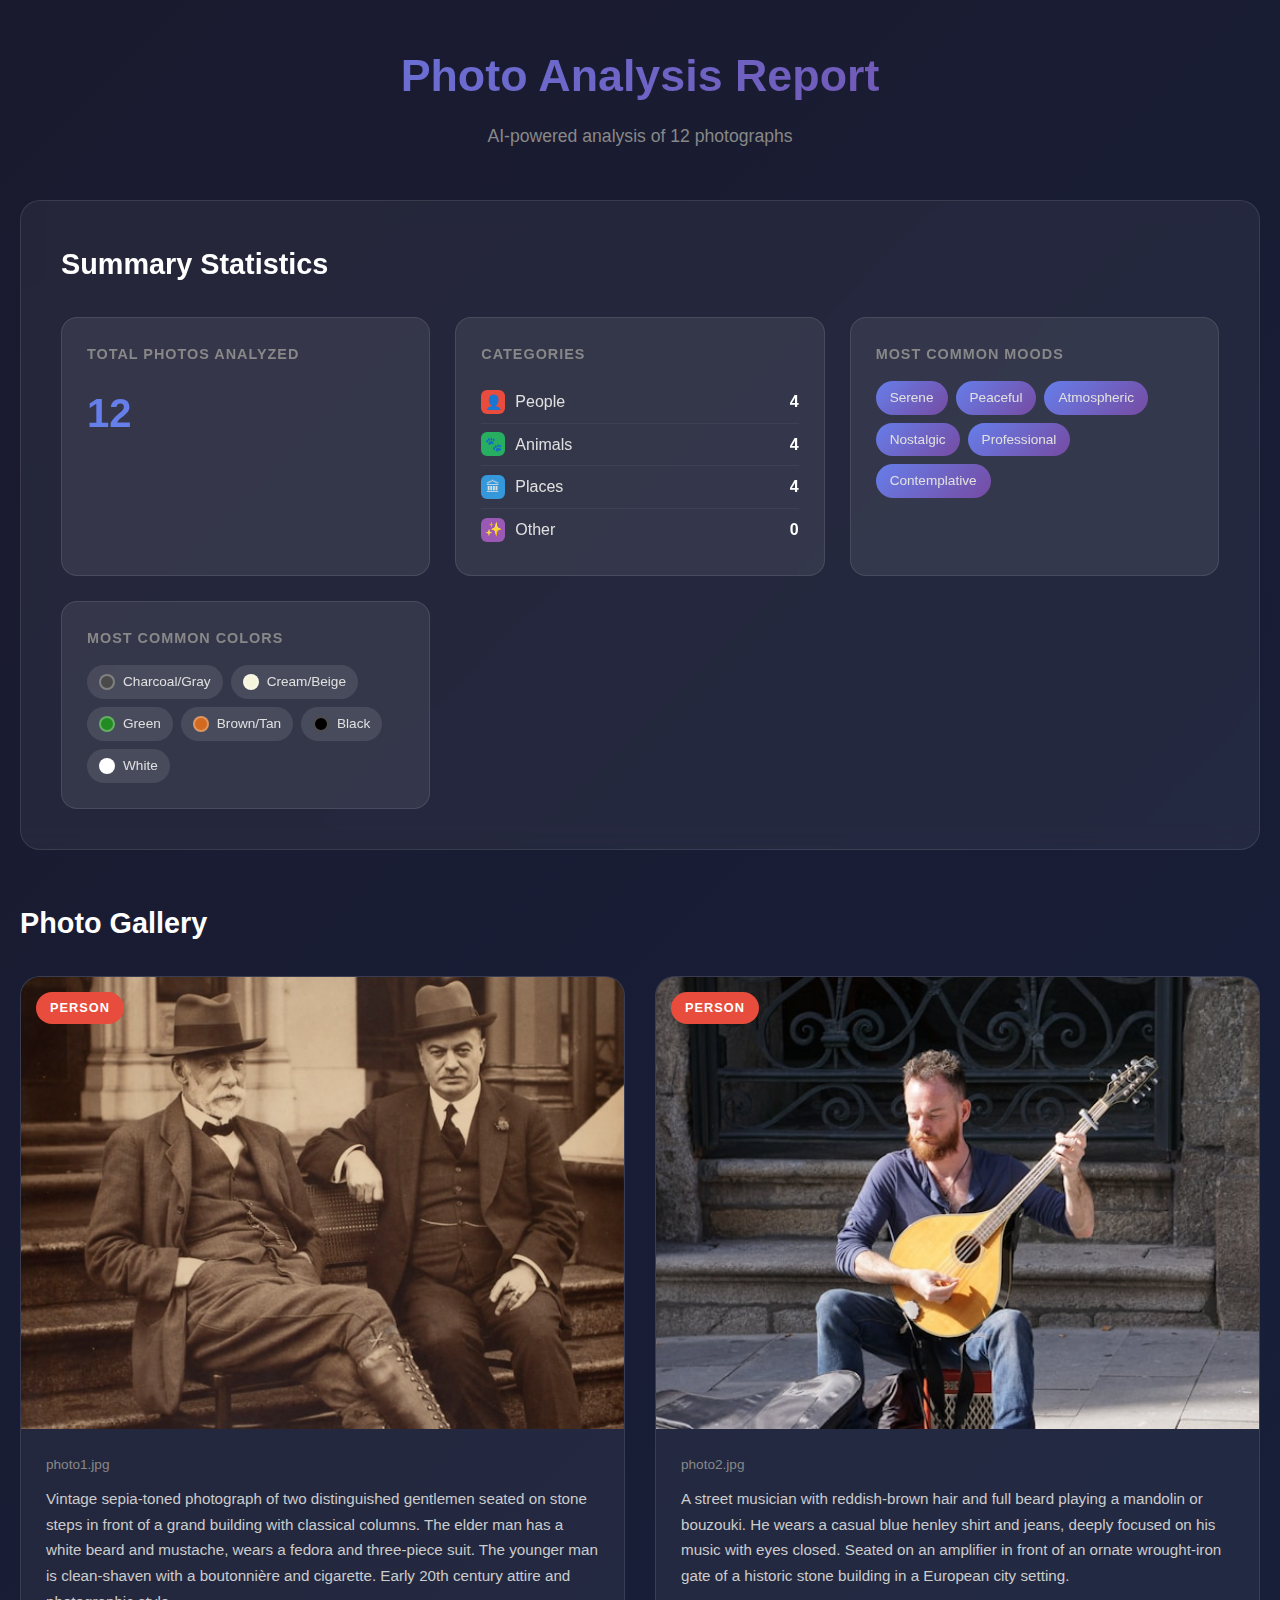
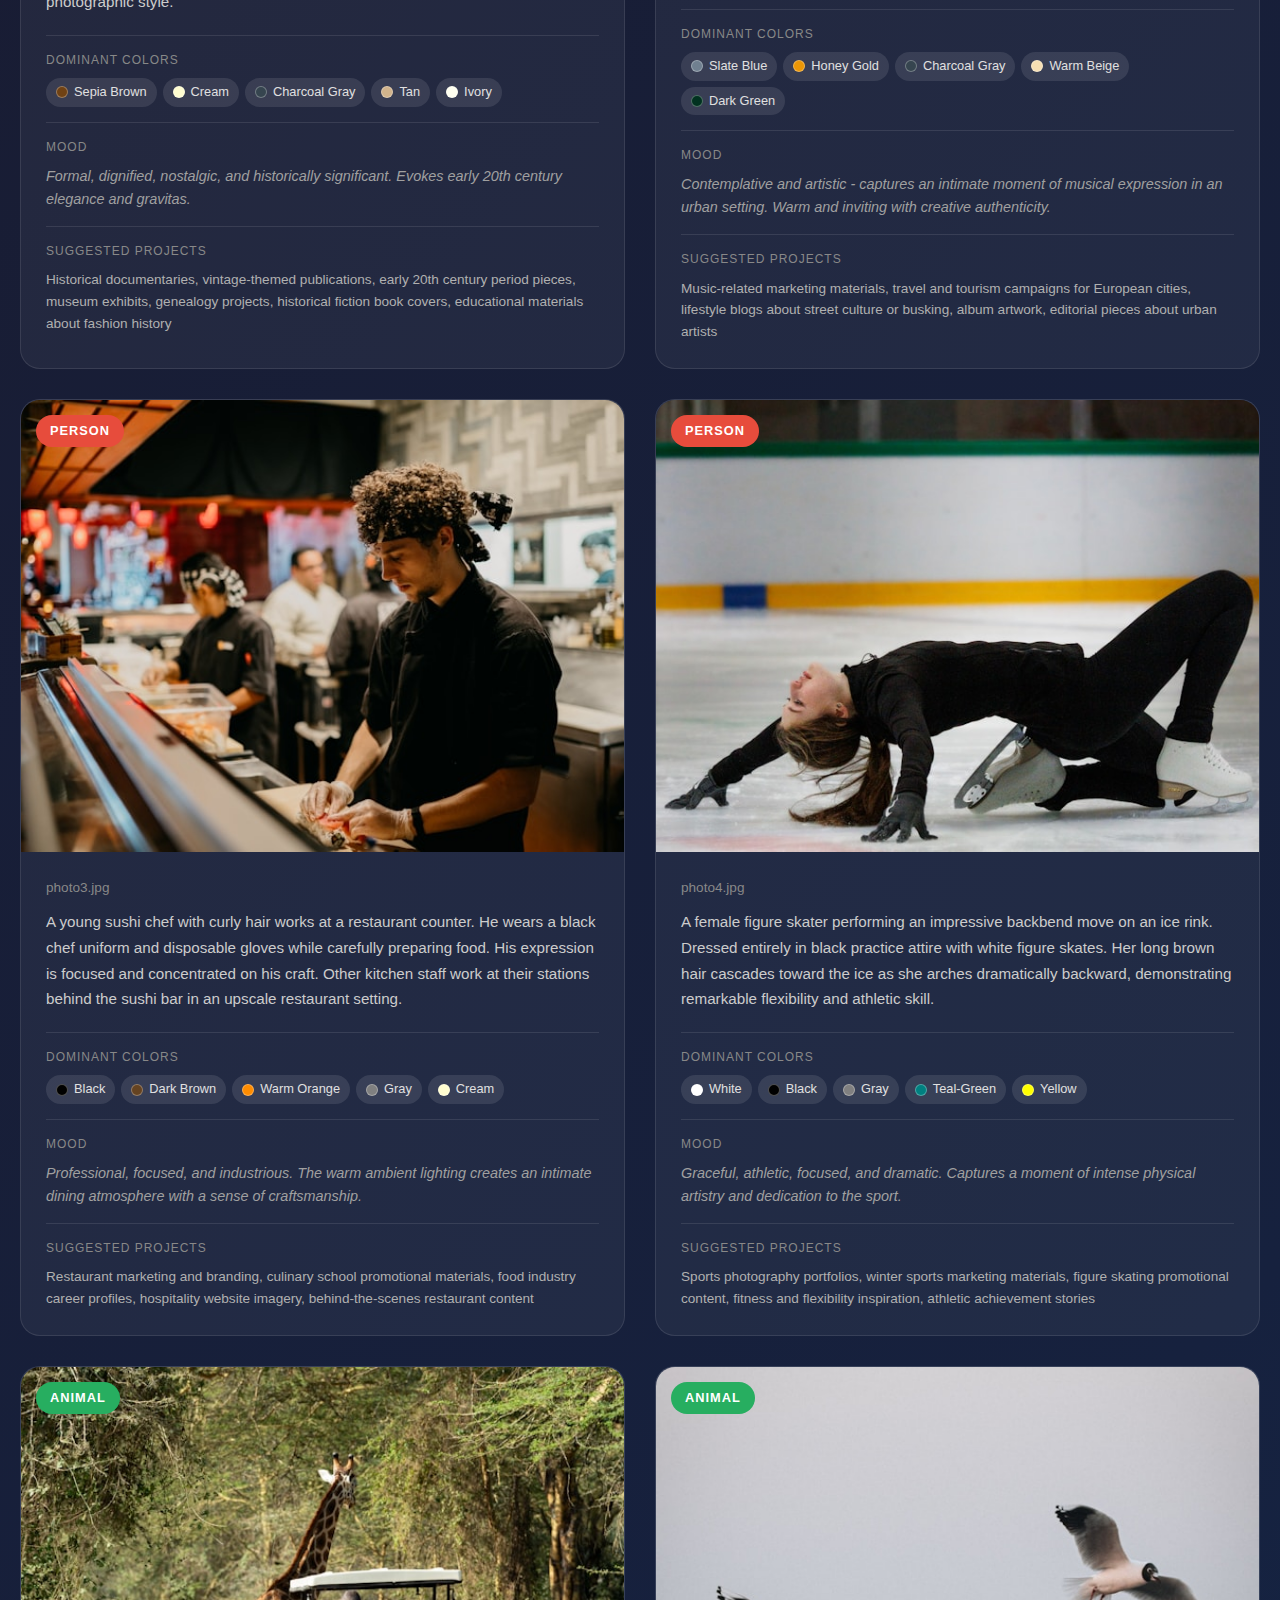
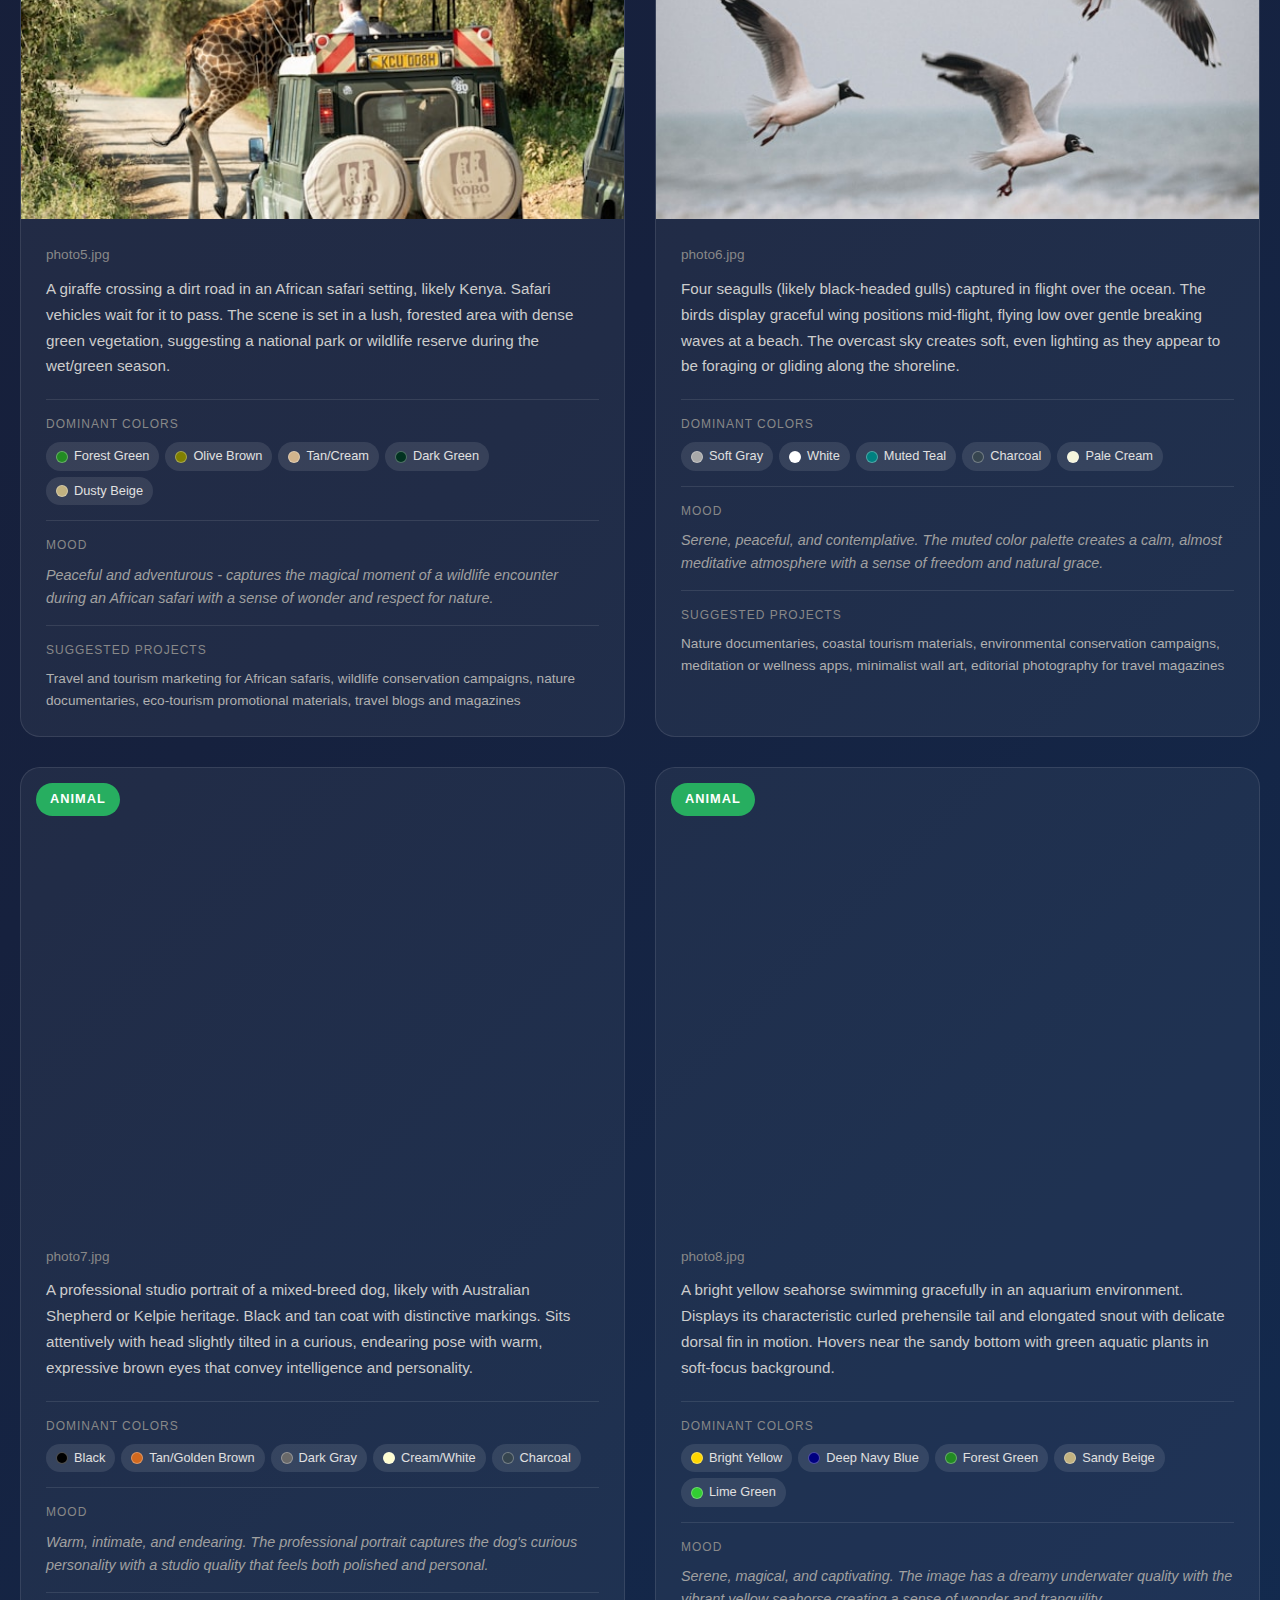
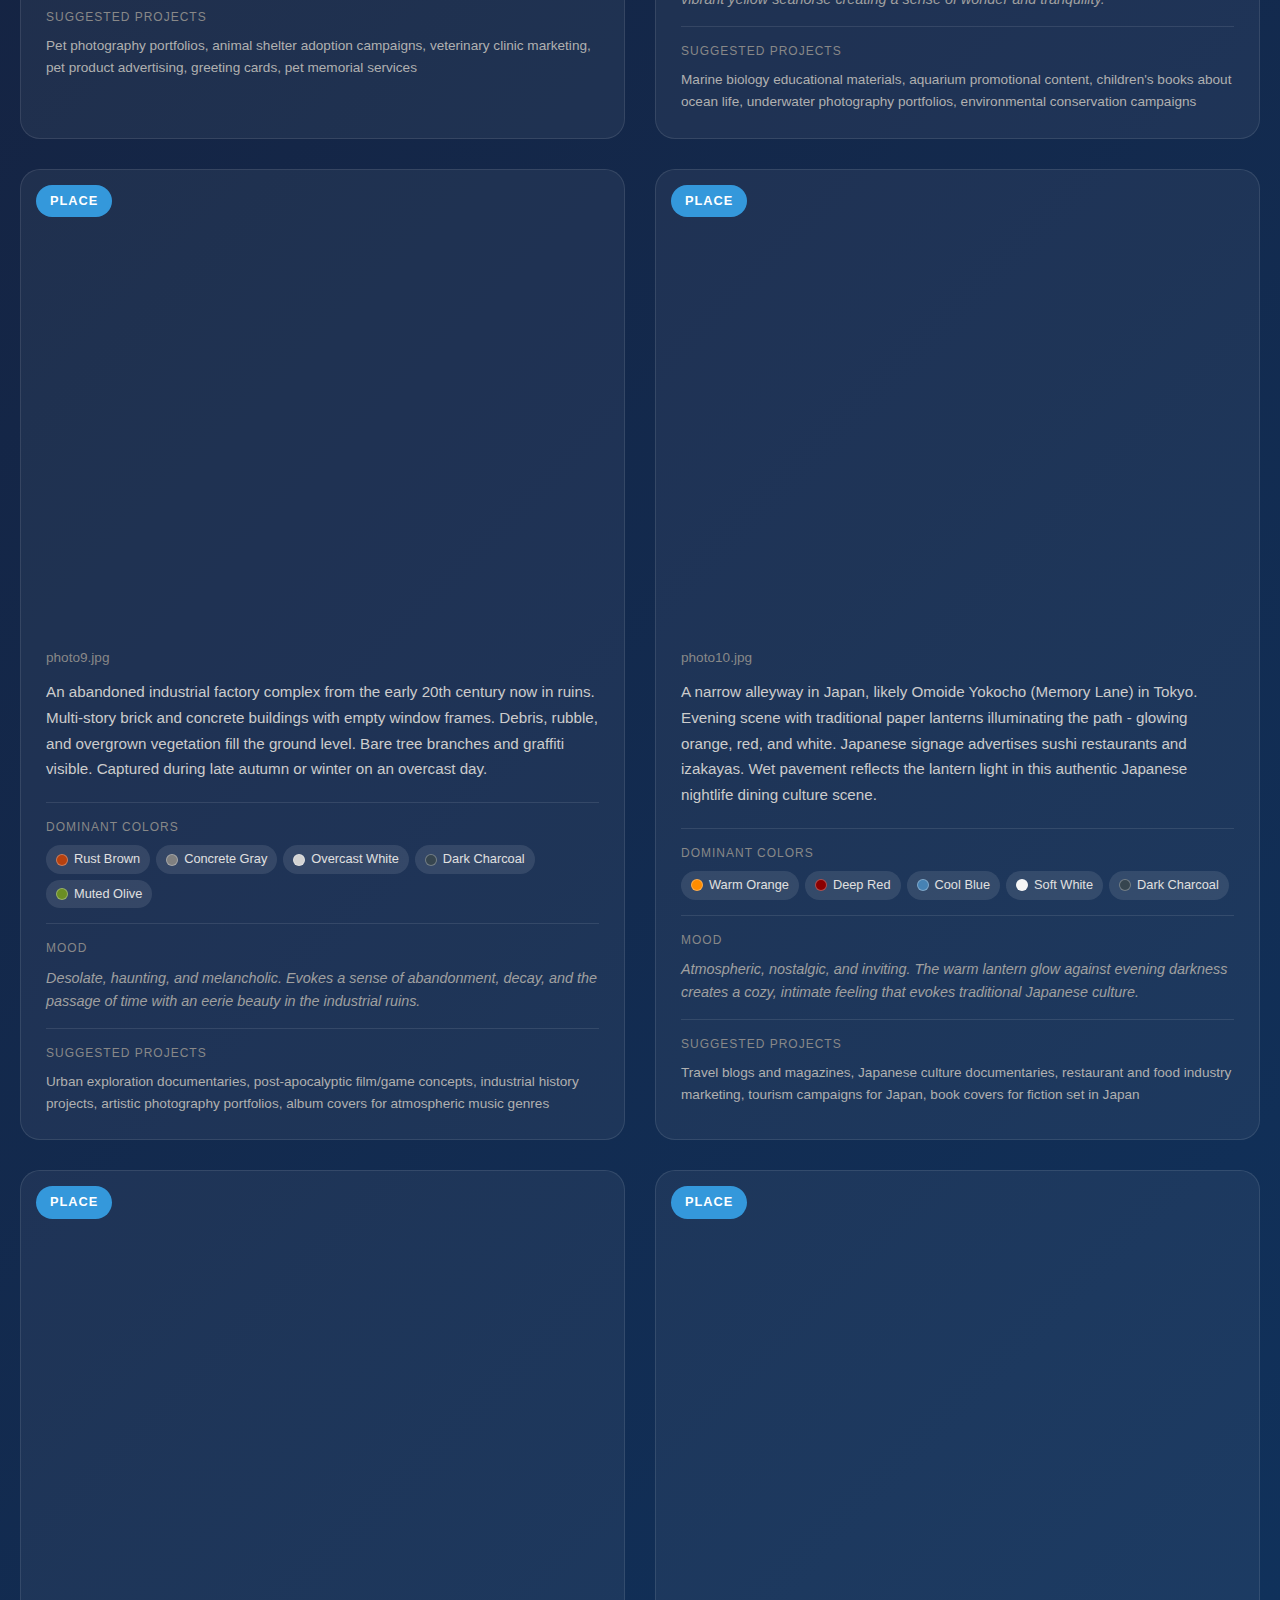
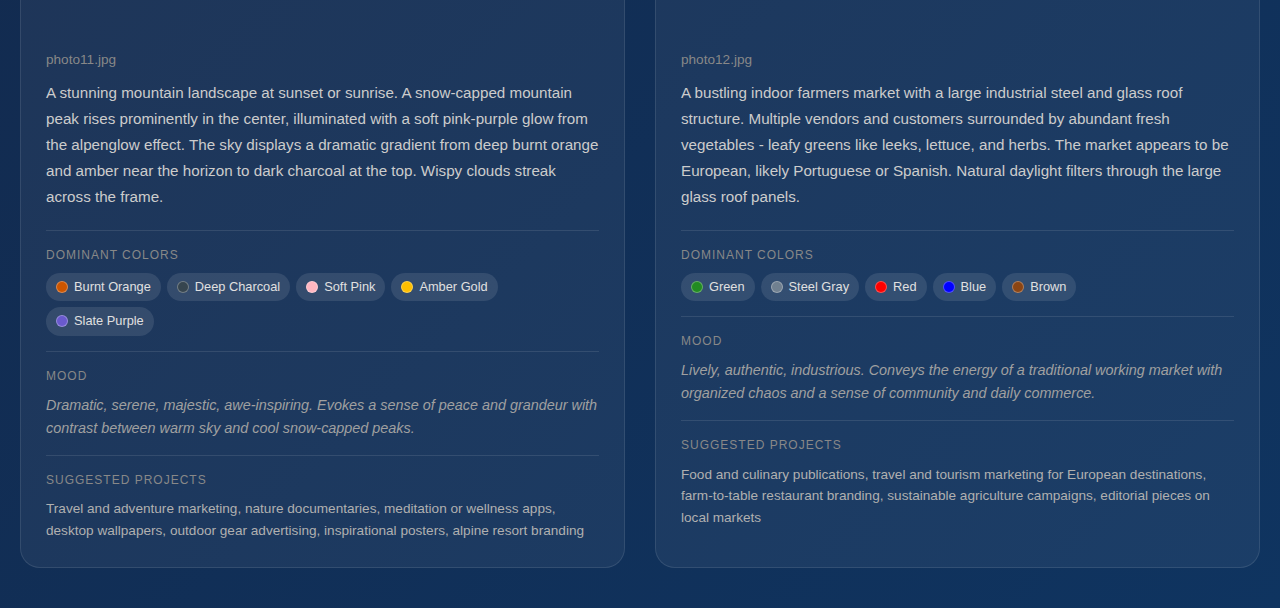
<file: demo/sample_report.html>
<!DOCTYPE html>
<html lang="en">
<head>
    <meta charset="UTF-8">
    <meta name="viewport" content="width=device-width, initial-scale=1.0">
    <title>Photo Analysis Report</title>
    <style>
        * {
            margin: 0;
            padding: 0;
            box-sizing: border-box;
        }

        body {
            font-family: -apple-system, BlinkMacSystemFont, 'Segoe UI', Roboto, Oxygen, Ubuntu, sans-serif;
            background: linear-gradient(135deg, #1a1a2e 0%, #16213e 50%, #0f3460 100%);
            min-height: 100vh;
            color: #e0e0e0;
            line-height: 1.6;
        }

        .container {
            max-width: 1400px;
            margin: 0 auto;
            padding: 40px 20px;
        }

        header {
            text-align: center;
            margin-bottom: 50px;
        }

        h1 {
            font-size: 2.8rem;
            font-weight: 700;
            background: linear-gradient(135deg, #667eea 0%, #764ba2 100%);
            -webkit-background-clip: text;
            -webkit-text-fill-color: transparent;
            background-clip: text;
            margin-bottom: 10px;
        }

        .subtitle {
            color: #888;
            font-size: 1.1rem;
        }

        /* Summary Section */
        .summary-section {
            background: rgba(255, 255, 255, 0.05);
            backdrop-filter: blur(10px);
            border-radius: 20px;
            padding: 40px;
            margin-bottom: 50px;
            border: 1px solid rgba(255, 255, 255, 0.1);
        }

        .summary-section h2 {
            font-size: 1.8rem;
            margin-bottom: 30px;
            color: #fff;
        }

        .stats-grid {
            display: grid;
            grid-template-columns: repeat(auto-fit, minmax(280px, 1fr));
            gap: 25px;
        }

        .stat-card {
            background: rgba(255, 255, 255, 0.08);
            border-radius: 16px;
            padding: 25px;
            border: 1px solid rgba(255, 255, 255, 0.1);
            transition: transform 0.3s ease, box-shadow 0.3s ease;
        }

        .stat-card:hover {
            transform: translateY(-5px);
            box-shadow: 0 20px 40px rgba(0, 0, 0, 0.3);
        }

        .stat-card h3 {
            font-size: 0.9rem;
            text-transform: uppercase;
            letter-spacing: 1px;
            color: #888;
            margin-bottom: 15px;
        }

        .stat-value {
            font-size: 2.5rem;
            font-weight: 700;
            color: #667eea;
        }

        .stat-breakdown {
            margin-top: 15px;
        }

        .stat-item {
            display: flex;
            justify-content: space-between;
            align-items: center;
            padding: 8px 0;
            border-bottom: 1px solid rgba(255, 255, 255, 0.05);
        }

        .stat-item:last-child {
            border-bottom: none;
        }

        .stat-label {
            display: flex;
            align-items: center;
            gap: 10px;
        }

        .category-icon {
            width: 24px;
            height: 24px;
            border-radius: 6px;
            display: flex;
            align-items: center;
            justify-content: center;
            font-size: 14px;
        }

        .category-person { background: #e74c3c; }
        .category-animal { background: #27ae60; }
        .category-place { background: #3498db; }
        .category-other { background: #9b59b6; }

        .stat-count {
            font-weight: 600;
            color: #fff;
        }

        .color-swatches {
            display: flex;
            flex-wrap: wrap;
            gap: 8px;
            margin-top: 15px;
        }

        .color-swatch {
            display: flex;
            align-items: center;
            gap: 8px;
            background: rgba(255, 255, 255, 0.1);
            padding: 6px 12px;
            border-radius: 20px;
            font-size: 0.85rem;
        }

        .swatch-circle {
            width: 16px;
            height: 16px;
            border-radius: 50%;
            border: 2px solid rgba(255, 255, 255, 0.3);
        }

        .mood-tags {
            display: flex;
            flex-wrap: wrap;
            gap: 8px;
            margin-top: 15px;
        }

        .mood-tag {
            background: linear-gradient(135deg, #667eea 0%, #764ba2 100%);
            padding: 6px 14px;
            border-radius: 20px;
            font-size: 0.85rem;
            font-weight: 500;
        }

        /* Gallery Section */
        .gallery-section h2 {
            font-size: 1.8rem;
            margin-bottom: 30px;
            color: #fff;
        }

        .gallery-grid {
            display: grid;
            grid-template-columns: repeat(auto-fill, minmax(400px, 1fr));
            gap: 30px;
        }

        .photo-card {
            background: rgba(255, 255, 255, 0.05);
            border-radius: 20px;
            overflow: hidden;
            border: 1px solid rgba(255, 255, 255, 0.1);
            transition: transform 0.3s ease, box-shadow 0.3s ease;
        }

        .photo-card:hover {
            transform: translateY(-8px);
            box-shadow: 0 25px 50px rgba(0, 0, 0, 0.4);
        }

        .photo-wrapper {
            position: relative;
            overflow: hidden;
            aspect-ratio: 4/3;
        }

        .photo-wrapper img {
            width: 100%;
            height: 100%;
            object-fit: cover;
            transition: transform 0.5s ease;
        }

        .photo-card:hover .photo-wrapper img {
            transform: scale(1.08);
        }

        .category-badge {
            position: absolute;
            top: 15px;
            left: 15px;
            padding: 6px 14px;
            border-radius: 20px;
            font-size: 0.8rem;
            font-weight: 600;
            text-transform: uppercase;
            letter-spacing: 1px;
        }

        .badge-person { background: #e74c3c; color: white; }
        .badge-animal { background: #27ae60; color: white; }
        .badge-place { background: #3498db; color: white; }
        .badge-other { background: #9b59b6; color: white; }

        .photo-content {
            padding: 25px;
        }

        .photo-filename {
            font-size: 0.85rem;
            color: #888;
            margin-bottom: 10px;
        }

        .photo-description {
            font-size: 0.95rem;
            line-height: 1.7;
            margin-bottom: 20px;
            color: #ccc;
        }

        .photo-meta {
            display: flex;
            flex-direction: column;
            gap: 15px;
        }

        .meta-section {
            padding-top: 15px;
            border-top: 1px solid rgba(255, 255, 255, 0.1);
        }

        .meta-label {
            font-size: 0.75rem;
            text-transform: uppercase;
            letter-spacing: 1px;
            color: #888;
            margin-bottom: 8px;
        }

        .photo-colors {
            display: flex;
            flex-wrap: wrap;
            gap: 6px;
        }

        .photo-color {
            display: flex;
            align-items: center;
            gap: 6px;
            background: rgba(255, 255, 255, 0.1);
            padding: 4px 10px;
            border-radius: 15px;
            font-size: 0.8rem;
        }

        .photo-color-dot {
            width: 12px;
            height: 12px;
            border-radius: 50%;
            border: 1px solid rgba(255, 255, 255, 0.3);
        }

        .photo-mood {
            font-style: italic;
            color: #a0a0a0;
            font-size: 0.9rem;
        }

        .photo-projects {
            font-size: 0.85rem;
            color: #b0b0b0;
        }

        @media (max-width: 768px) {
            h1 {
                font-size: 2rem;
            }

            .gallery-grid {
                grid-template-columns: 1fr;
            }

            .stats-grid {
                grid-template-columns: 1fr;
            }

            .container {
                padding: 20px 15px;
            }
        }
    </style>
</head>
<body>
    <div class="container">
        <header>
            <h1>Photo Analysis Report</h1>
            <p class="subtitle">AI-powered analysis of 12 photographs</p>
        </header>

        <section class="summary-section">
            <h2>Summary Statistics</h2>
            <div class="stats-grid">
                <div class="stat-card">
                    <h3>Total Photos Analyzed</h3>
                    <div class="stat-value">12</div>
                </div>

                <div class="stat-card">
                    <h3>Categories</h3>
                    <div class="stat-breakdown">
                        <div class="stat-item">
                            <span class="stat-label">
                                <span class="category-icon category-person">👤</span>
                                People
                            </span>
                            <span class="stat-count">4</span>
                        </div>
                        <div class="stat-item">
                            <span class="stat-label">
                                <span class="category-icon category-animal">🐾</span>
                                Animals
                            </span>
                            <span class="stat-count">4</span>
                        </div>
                        <div class="stat-item">
                            <span class="stat-label">
                                <span class="category-icon category-place">🏛</span>
                                Places
                            </span>
                            <span class="stat-count">4</span>
                        </div>
                        <div class="stat-item">
                            <span class="stat-label">
                                <span class="category-icon category-other">✨</span>
                                Other
                            </span>
                            <span class="stat-count">0</span>
                        </div>
                    </div>
                </div>

                <div class="stat-card">
                    <h3>Most Common Moods</h3>
                    <div class="mood-tags">
                        <span class="mood-tag">Serene</span>
                        <span class="mood-tag">Peaceful</span>
                        <span class="mood-tag">Atmospheric</span>
                        <span class="mood-tag">Nostalgic</span>
                        <span class="mood-tag">Professional</span>
                        <span class="mood-tag">Contemplative</span>
                    </div>
                </div>

                <div class="stat-card">
                    <h3>Most Common Colors</h3>
                    <div class="color-swatches">
                        <span class="color-swatch">
                            <span class="swatch-circle" style="background: #4a4a4a;"></span>
                            Charcoal/Gray
                        </span>
                        <span class="color-swatch">
                            <span class="swatch-circle" style="background: #f5f5dc;"></span>
                            Cream/Beige
                        </span>
                        <span class="color-swatch">
                            <span class="swatch-circle" style="background: #228b22;"></span>
                            Green
                        </span>
                        <span class="color-swatch">
                            <span class="swatch-circle" style="background: #d2691e;"></span>
                            Brown/Tan
                        </span>
                        <span class="color-swatch">
                            <span class="swatch-circle" style="background: #000000;"></span>
                            Black
                        </span>
                        <span class="color-swatch">
                            <span class="swatch-circle" style="background: #ffffff;"></span>
                            White
                        </span>
                    </div>
                </div>
            </div>
        </section>

        <section class="gallery-section">
            <h2>Photo Gallery</h2>
            <div class="gallery-grid">
                <!-- Photo 1 -->
                <article class="photo-card">
                    <div class="photo-wrapper">
                        <img src="photos/photo1.jpg" alt="Vintage photograph of two gentlemen" loading="lazy">
                        <span class="category-badge badge-person">Person</span>
                    </div>
                    <div class="photo-content">
                        <p class="photo-filename">photo1.jpg</p>
                        <p class="photo-description">Vintage sepia-toned photograph of two distinguished gentlemen seated on stone steps in front of a grand building with classical columns. The elder man has a white beard and mustache, wears a fedora and three-piece suit. The younger man is clean-shaven with a boutonnière and cigarette. Early 20th century attire and photographic style.</p>
                        <div class="photo-meta">
                            <div class="meta-section">
                                <p class="meta-label">Dominant Colors</p>
                                <div class="photo-colors">
                                    <span class="photo-color"><span class="photo-color-dot" style="background: #704214;"></span>Sepia Brown</span>
                                    <span class="photo-color"><span class="photo-color-dot" style="background: #fffdd0;"></span>Cream</span>
                                    <span class="photo-color"><span class="photo-color-dot" style="background: #36454f;"></span>Charcoal Gray</span>
                                    <span class="photo-color"><span class="photo-color-dot" style="background: #d2b48c;"></span>Tan</span>
                                    <span class="photo-color"><span class="photo-color-dot" style="background: #fffff0;"></span>Ivory</span>
                                </div>
                            </div>
                            <div class="meta-section">
                                <p class="meta-label">Mood</p>
                                <p class="photo-mood">Formal, dignified, nostalgic, and historically significant. Evokes early 20th century elegance and gravitas.</p>
                            </div>
                            <div class="meta-section">
                                <p class="meta-label">Suggested Projects</p>
                                <p class="photo-projects">Historical documentaries, vintage-themed publications, early 20th century period pieces, museum exhibits, genealogy projects, historical fiction book covers, educational materials about fashion history</p>
                            </div>
                        </div>
                    </div>
                </article>

                <!-- Photo 2 -->
                <article class="photo-card">
                    <div class="photo-wrapper">
                        <img src="photos/photo2.jpg" alt="Street musician with mandolin" loading="lazy">
                        <span class="category-badge badge-person">Person</span>
                    </div>
                    <div class="photo-content">
                        <p class="photo-filename">photo2.jpg</p>
                        <p class="photo-description">A street musician with reddish-brown hair and full beard playing a mandolin or bouzouki. He wears a casual blue henley shirt and jeans, deeply focused on his music with eyes closed. Seated on an amplifier in front of an ornate wrought-iron gate of a historic stone building in a European city setting.</p>
                        <div class="photo-meta">
                            <div class="meta-section">
                                <p class="meta-label">Dominant Colors</p>
                                <div class="photo-colors">
                                    <span class="photo-color"><span class="photo-color-dot" style="background: #708090;"></span>Slate Blue</span>
                                    <span class="photo-color"><span class="photo-color-dot" style="background: #eb9605;"></span>Honey Gold</span>
                                    <span class="photo-color"><span class="photo-color-dot" style="background: #36454f;"></span>Charcoal Gray</span>
                                    <span class="photo-color"><span class="photo-color-dot" style="background: #f5deb3;"></span>Warm Beige</span>
                                    <span class="photo-color"><span class="photo-color-dot" style="background: #013220;"></span>Dark Green</span>
                                </div>
                            </div>
                            <div class="meta-section">
                                <p class="meta-label">Mood</p>
                                <p class="photo-mood">Contemplative and artistic - captures an intimate moment of musical expression in an urban setting. Warm and inviting with creative authenticity.</p>
                            </div>
                            <div class="meta-section">
                                <p class="meta-label">Suggested Projects</p>
                                <p class="photo-projects">Music-related marketing materials, travel and tourism campaigns for European cities, lifestyle blogs about street culture or busking, album artwork, editorial pieces about urban artists</p>
                            </div>
                        </div>
                    </div>
                </article>

                <!-- Photo 3 -->
                <article class="photo-card">
                    <div class="photo-wrapper">
                        <img src="photos/photo3.jpg" alt="Sushi chef at work" loading="lazy">
                        <span class="category-badge badge-person">Person</span>
                    </div>
                    <div class="photo-content">
                        <p class="photo-filename">photo3.jpg</p>
                        <p class="photo-description">A young sushi chef with curly hair works at a restaurant counter. He wears a black chef uniform and disposable gloves while carefully preparing food. His expression is focused and concentrated on his craft. Other kitchen staff work at their stations behind the sushi bar in an upscale restaurant setting.</p>
                        <div class="photo-meta">
                            <div class="meta-section">
                                <p class="meta-label">Dominant Colors</p>
                                <div class="photo-colors">
                                    <span class="photo-color"><span class="photo-color-dot" style="background: #000000;"></span>Black</span>
                                    <span class="photo-color"><span class="photo-color-dot" style="background: #654321;"></span>Dark Brown</span>
                                    <span class="photo-color"><span class="photo-color-dot" style="background: #ff8c00;"></span>Warm Orange</span>
                                    <span class="photo-color"><span class="photo-color-dot" style="background: #808080;"></span>Gray</span>
                                    <span class="photo-color"><span class="photo-color-dot" style="background: #fffdd0;"></span>Cream</span>
                                </div>
                            </div>
                            <div class="meta-section">
                                <p class="meta-label">Mood</p>
                                <p class="photo-mood">Professional, focused, and industrious. The warm ambient lighting creates an intimate dining atmosphere with a sense of craftsmanship.</p>
                            </div>
                            <div class="meta-section">
                                <p class="meta-label">Suggested Projects</p>
                                <p class="photo-projects">Restaurant marketing and branding, culinary school promotional materials, food industry career profiles, hospitality website imagery, behind-the-scenes restaurant content</p>
                            </div>
                        </div>
                    </div>
                </article>

                <!-- Photo 4 -->
                <article class="photo-card">
                    <div class="photo-wrapper">
                        <img src="photos/photo4.jpg" alt="Figure skater performing backbend" loading="lazy">
                        <span class="category-badge badge-person">Person</span>
                    </div>
                    <div class="photo-content">
                        <p class="photo-filename">photo4.jpg</p>
                        <p class="photo-description">A female figure skater performing an impressive backbend move on an ice rink. Dressed entirely in black practice attire with white figure skates. Her long brown hair cascades toward the ice as she arches dramatically backward, demonstrating remarkable flexibility and athletic skill.</p>
                        <div class="photo-meta">
                            <div class="meta-section">
                                <p class="meta-label">Dominant Colors</p>
                                <div class="photo-colors">
                                    <span class="photo-color"><span class="photo-color-dot" style="background: #ffffff;"></span>White</span>
                                    <span class="photo-color"><span class="photo-color-dot" style="background: #000000;"></span>Black</span>
                                    <span class="photo-color"><span class="photo-color-dot" style="background: #808080;"></span>Gray</span>
                                    <span class="photo-color"><span class="photo-color-dot" style="background: #008080;"></span>Teal-Green</span>
                                    <span class="photo-color"><span class="photo-color-dot" style="background: #ffff00;"></span>Yellow</span>
                                </div>
                            </div>
                            <div class="meta-section">
                                <p class="meta-label">Mood</p>
                                <p class="photo-mood">Graceful, athletic, focused, and dramatic. Captures a moment of intense physical artistry and dedication to the sport.</p>
                            </div>
                            <div class="meta-section">
                                <p class="meta-label">Suggested Projects</p>
                                <p class="photo-projects">Sports photography portfolios, winter sports marketing materials, figure skating promotional content, fitness and flexibility inspiration, athletic achievement stories</p>
                            </div>
                        </div>
                    </div>
                </article>

                <!-- Photo 5 -->
                <article class="photo-card">
                    <div class="photo-wrapper">
                        <img src="photos/photo5.jpg" alt="Giraffe crossing road on safari" loading="lazy">
                        <span class="category-badge badge-animal">Animal</span>
                    </div>
                    <div class="photo-content">
                        <p class="photo-filename">photo5.jpg</p>
                        <p class="photo-description">A giraffe crossing a dirt road in an African safari setting, likely Kenya. Safari vehicles wait for it to pass. The scene is set in a lush, forested area with dense green vegetation, suggesting a national park or wildlife reserve during the wet/green season.</p>
                        <div class="photo-meta">
                            <div class="meta-section">
                                <p class="meta-label">Dominant Colors</p>
                                <div class="photo-colors">
                                    <span class="photo-color"><span class="photo-color-dot" style="background: #228b22;"></span>Forest Green</span>
                                    <span class="photo-color"><span class="photo-color-dot" style="background: #808000;"></span>Olive Brown</span>
                                    <span class="photo-color"><span class="photo-color-dot" style="background: #d2b48c;"></span>Tan/Cream</span>
                                    <span class="photo-color"><span class="photo-color-dot" style="background: #013220;"></span>Dark Green</span>
                                    <span class="photo-color"><span class="photo-color-dot" style="background: #c2b280;"></span>Dusty Beige</span>
                                </div>
                            </div>
                            <div class="meta-section">
                                <p class="meta-label">Mood</p>
                                <p class="photo-mood">Peaceful and adventurous - captures the magical moment of a wildlife encounter during an African safari with a sense of wonder and respect for nature.</p>
                            </div>
                            <div class="meta-section">
                                <p class="meta-label">Suggested Projects</p>
                                <p class="photo-projects">Travel and tourism marketing for African safaris, wildlife conservation campaigns, nature documentaries, eco-tourism promotional materials, travel blogs and magazines</p>
                            </div>
                        </div>
                    </div>
                </article>

                <!-- Photo 6 -->
                <article class="photo-card">
                    <div class="photo-wrapper">
                        <img src="photos/photo6.jpg" alt="Seagulls flying over ocean" loading="lazy">
                        <span class="category-badge badge-animal">Animal</span>
                    </div>
                    <div class="photo-content">
                        <p class="photo-filename">photo6.jpg</p>
                        <p class="photo-description">Four seagulls (likely black-headed gulls) captured in flight over the ocean. The birds display graceful wing positions mid-flight, flying low over gentle breaking waves at a beach. The overcast sky creates soft, even lighting as they appear to be foraging or gliding along the shoreline.</p>
                        <div class="photo-meta">
                            <div class="meta-section">
                                <p class="meta-label">Dominant Colors</p>
                                <div class="photo-colors">
                                    <span class="photo-color"><span class="photo-color-dot" style="background: #a9a9a9;"></span>Soft Gray</span>
                                    <span class="photo-color"><span class="photo-color-dot" style="background: #ffffff;"></span>White</span>
                                    <span class="photo-color"><span class="photo-color-dot" style="background: #008080;"></span>Muted Teal</span>
                                    <span class="photo-color"><span class="photo-color-dot" style="background: #36454f;"></span>Charcoal</span>
                                    <span class="photo-color"><span class="photo-color-dot" style="background: #f5f5dc;"></span>Pale Cream</span>
                                </div>
                            </div>
                            <div class="meta-section">
                                <p class="meta-label">Mood</p>
                                <p class="photo-mood">Serene, peaceful, and contemplative. The muted color palette creates a calm, almost meditative atmosphere with a sense of freedom and natural grace.</p>
                            </div>
                            <div class="meta-section">
                                <p class="meta-label">Suggested Projects</p>
                                <p class="photo-projects">Nature documentaries, coastal tourism materials, environmental conservation campaigns, meditation or wellness apps, minimalist wall art, editorial photography for travel magazines</p>
                            </div>
                        </div>
                    </div>
                </article>

                <!-- Photo 7 -->
                <article class="photo-card">
                    <div class="photo-wrapper">
                        <img src="photos/photo7.jpg" alt="Mixed-breed dog studio portrait" loading="lazy">
                        <span class="category-badge badge-animal">Animal</span>
                    </div>
                    <div class="photo-content">
                        <p class="photo-filename">photo7.jpg</p>
                        <p class="photo-description">A professional studio portrait of a mixed-breed dog, likely with Australian Shepherd or Kelpie heritage. Black and tan coat with distinctive markings. Sits attentively with head slightly tilted in a curious, endearing pose with warm, expressive brown eyes that convey intelligence and personality.</p>
                        <div class="photo-meta">
                            <div class="meta-section">
                                <p class="meta-label">Dominant Colors</p>
                                <div class="photo-colors">
                                    <span class="photo-color"><span class="photo-color-dot" style="background: #000000;"></span>Black</span>
                                    <span class="photo-color"><span class="photo-color-dot" style="background: #d2691e;"></span>Tan/Golden Brown</span>
                                    <span class="photo-color"><span class="photo-color-dot" style="background: #696969;"></span>Dark Gray</span>
                                    <span class="photo-color"><span class="photo-color-dot" style="background: #fffdd0;"></span>Cream/White</span>
                                    <span class="photo-color"><span class="photo-color-dot" style="background: #36454f;"></span>Charcoal</span>
                                </div>
                            </div>
                            <div class="meta-section">
                                <p class="meta-label">Mood</p>
                                <p class="photo-mood">Warm, intimate, and endearing. The professional portrait captures the dog's curious personality with a studio quality that feels both polished and personal.</p>
                            </div>
                            <div class="meta-section">
                                <p class="meta-label">Suggested Projects</p>
                                <p class="photo-projects">Pet photography portfolios, animal shelter adoption campaigns, veterinary clinic marketing, pet product advertising, greeting cards, pet memorial services</p>
                            </div>
                        </div>
                    </div>
                </article>

                <!-- Photo 8 -->
                <article class="photo-card">
                    <div class="photo-wrapper">
                        <img src="photos/photo8.jpg" alt="Yellow seahorse in aquarium" loading="lazy">
                        <span class="category-badge badge-animal">Animal</span>
                    </div>
                    <div class="photo-content">
                        <p class="photo-filename">photo8.jpg</p>
                        <p class="photo-description">A bright yellow seahorse swimming gracefully in an aquarium environment. Displays its characteristic curled prehensile tail and elongated snout with delicate dorsal fin in motion. Hovers near the sandy bottom with green aquatic plants in soft-focus background.</p>
                        <div class="photo-meta">
                            <div class="meta-section">
                                <p class="meta-label">Dominant Colors</p>
                                <div class="photo-colors">
                                    <span class="photo-color"><span class="photo-color-dot" style="background: #ffd700;"></span>Bright Yellow</span>
                                    <span class="photo-color"><span class="photo-color-dot" style="background: #000080;"></span>Deep Navy Blue</span>
                                    <span class="photo-color"><span class="photo-color-dot" style="background: #228b22;"></span>Forest Green</span>
                                    <span class="photo-color"><span class="photo-color-dot" style="background: #c2b280;"></span>Sandy Beige</span>
                                    <span class="photo-color"><span class="photo-color-dot" style="background: #32cd32;"></span>Lime Green</span>
                                </div>
                            </div>
                            <div class="meta-section">
                                <p class="meta-label">Mood</p>
                                <p class="photo-mood">Serene, magical, and captivating. The image has a dreamy underwater quality with the vibrant yellow seahorse creating a sense of wonder and tranquility.</p>
                            </div>
                            <div class="meta-section">
                                <p class="meta-label">Suggested Projects</p>
                                <p class="photo-projects">Marine biology educational materials, aquarium promotional content, children's books about ocean life, underwater photography portfolios, environmental conservation campaigns</p>
                            </div>
                        </div>
                    </div>
                </article>

                <!-- Photo 9 -->
                <article class="photo-card">
                    <div class="photo-wrapper">
                        <img src="photos/photo9.jpg" alt="Abandoned industrial factory" loading="lazy">
                        <span class="category-badge badge-place">Place</span>
                    </div>
                    <div class="photo-content">
                        <p class="photo-filename">photo9.jpg</p>
                        <p class="photo-description">An abandoned industrial factory complex from the early 20th century now in ruins. Multi-story brick and concrete buildings with empty window frames. Debris, rubble, and overgrown vegetation fill the ground level. Bare tree branches and graffiti visible. Captured during late autumn or winter on an overcast day.</p>
                        <div class="photo-meta">
                            <div class="meta-section">
                                <p class="meta-label">Dominant Colors</p>
                                <div class="photo-colors">
                                    <span class="photo-color"><span class="photo-color-dot" style="background: #b7410e;"></span>Rust Brown</span>
                                    <span class="photo-color"><span class="photo-color-dot" style="background: #808080;"></span>Concrete Gray</span>
                                    <span class="photo-color"><span class="photo-color-dot" style="background: #d3d3d3;"></span>Overcast White</span>
                                    <span class="photo-color"><span class="photo-color-dot" style="background: #36454f;"></span>Dark Charcoal</span>
                                    <span class="photo-color"><span class="photo-color-dot" style="background: #6b8e23;"></span>Muted Olive</span>
                                </div>
                            </div>
                            <div class="meta-section">
                                <p class="meta-label">Mood</p>
                                <p class="photo-mood">Desolate, haunting, and melancholic. Evokes a sense of abandonment, decay, and the passage of time with an eerie beauty in the industrial ruins.</p>
                            </div>
                            <div class="meta-section">
                                <p class="meta-label">Suggested Projects</p>
                                <p class="photo-projects">Urban exploration documentaries, post-apocalyptic film/game concepts, industrial history projects, artistic photography portfolios, album covers for atmospheric music genres</p>
                            </div>
                        </div>
                    </div>
                </article>

                <!-- Photo 10 -->
                <article class="photo-card">
                    <div class="photo-wrapper">
                        <img src="photos/photo10.jpg" alt="Japanese alleyway with lanterns" loading="lazy">
                        <span class="category-badge badge-place">Place</span>
                    </div>
                    <div class="photo-content">
                        <p class="photo-filename">photo10.jpg</p>
                        <p class="photo-description">A narrow alleyway in Japan, likely Omoide Yokocho (Memory Lane) in Tokyo. Evening scene with traditional paper lanterns illuminating the path - glowing orange, red, and white. Japanese signage advertises sushi restaurants and izakayas. Wet pavement reflects the lantern light in this authentic Japanese nightlife dining culture scene.</p>
                        <div class="photo-meta">
                            <div class="meta-section">
                                <p class="meta-label">Dominant Colors</p>
                                <div class="photo-colors">
                                    <span class="photo-color"><span class="photo-color-dot" style="background: #ff8c00;"></span>Warm Orange</span>
                                    <span class="photo-color"><span class="photo-color-dot" style="background: #8b0000;"></span>Deep Red</span>
                                    <span class="photo-color"><span class="photo-color-dot" style="background: #4682b4;"></span>Cool Blue</span>
                                    <span class="photo-color"><span class="photo-color-dot" style="background: #f5f5f5;"></span>Soft White</span>
                                    <span class="photo-color"><span class="photo-color-dot" style="background: #36454f;"></span>Dark Charcoal</span>
                                </div>
                            </div>
                            <div class="meta-section">
                                <p class="meta-label">Mood</p>
                                <p class="photo-mood">Atmospheric, nostalgic, and inviting. The warm lantern glow against evening darkness creates a cozy, intimate feeling that evokes traditional Japanese culture.</p>
                            </div>
                            <div class="meta-section">
                                <p class="meta-label">Suggested Projects</p>
                                <p class="photo-projects">Travel blogs and magazines, Japanese culture documentaries, restaurant and food industry marketing, tourism campaigns for Japan, book covers for fiction set in Japan</p>
                            </div>
                        </div>
                    </div>
                </article>

                <!-- Photo 11 -->
                <article class="photo-card">
                    <div class="photo-wrapper">
                        <img src="photos/photo11.jpg" alt="Mountain sunset landscape" loading="lazy">
                        <span class="category-badge badge-place">Place</span>
                    </div>
                    <div class="photo-content">
                        <p class="photo-filename">photo11.jpg</p>
                        <p class="photo-description">A stunning mountain landscape at sunset or sunrise. A snow-capped mountain peak rises prominently in the center, illuminated with a soft pink-purple glow from the alpenglow effect. The sky displays a dramatic gradient from deep burnt orange and amber near the horizon to dark charcoal at the top. Wispy clouds streak across the frame.</p>
                        <div class="photo-meta">
                            <div class="meta-section">
                                <p class="meta-label">Dominant Colors</p>
                                <div class="photo-colors">
                                    <span class="photo-color"><span class="photo-color-dot" style="background: #cc5500;"></span>Burnt Orange</span>
                                    <span class="photo-color"><span class="photo-color-dot" style="background: #36454f;"></span>Deep Charcoal</span>
                                    <span class="photo-color"><span class="photo-color-dot" style="background: #ffb6c1;"></span>Soft Pink</span>
                                    <span class="photo-color"><span class="photo-color-dot" style="background: #ffbf00;"></span>Amber Gold</span>
                                    <span class="photo-color"><span class="photo-color-dot" style="background: #6a5acd;"></span>Slate Purple</span>
                                </div>
                            </div>
                            <div class="meta-section">
                                <p class="meta-label">Mood</p>
                                <p class="photo-mood">Dramatic, serene, majestic, awe-inspiring. Evokes a sense of peace and grandeur with contrast between warm sky and cool snow-capped peaks.</p>
                            </div>
                            <div class="meta-section">
                                <p class="meta-label">Suggested Projects</p>
                                <p class="photo-projects">Travel and adventure marketing, nature documentaries, meditation or wellness apps, desktop wallpapers, outdoor gear advertising, inspirational posters, alpine resort branding</p>
                            </div>
                        </div>
                    </div>
                </article>

                <!-- Photo 12 -->
                <article class="photo-card">
                    <div class="photo-wrapper">
                        <img src="photos/photo12.jpg" alt="Indoor farmers market" loading="lazy">
                        <span class="category-badge badge-place">Place</span>
                    </div>
                    <div class="photo-content">
                        <p class="photo-filename">photo12.jpg</p>
                        <p class="photo-description">A bustling indoor farmers market with a large industrial steel and glass roof structure. Multiple vendors and customers surrounded by abundant fresh vegetables - leafy greens like leeks, lettuce, and herbs. The market appears to be European, likely Portuguese or Spanish. Natural daylight filters through the large glass roof panels.</p>
                        <div class="photo-meta">
                            <div class="meta-section">
                                <p class="meta-label">Dominant Colors</p>
                                <div class="photo-colors">
                                    <span class="photo-color"><span class="photo-color-dot" style="background: #228b22;"></span>Green</span>
                                    <span class="photo-color"><span class="photo-color-dot" style="background: #708090;"></span>Steel Gray</span>
                                    <span class="photo-color"><span class="photo-color-dot" style="background: #ff0000;"></span>Red</span>
                                    <span class="photo-color"><span class="photo-color-dot" style="background: #0000ff;"></span>Blue</span>
                                    <span class="photo-color"><span class="photo-color-dot" style="background: #8b4513;"></span>Brown</span>
                                </div>
                            </div>
                            <div class="meta-section">
                                <p class="meta-label">Mood</p>
                                <p class="photo-mood">Lively, authentic, industrious. Conveys the energy of a traditional working market with organized chaos and a sense of community and daily commerce.</p>
                            </div>
                            <div class="meta-section">
                                <p class="meta-label">Suggested Projects</p>
                                <p class="photo-projects">Food and culinary publications, travel and tourism marketing for European destinations, farm-to-table restaurant branding, sustainable agriculture campaigns, editorial pieces on local markets</p>
                            </div>
                        </div>
                    </div>
                </article>
            </div>
        </section>
    </div>
</body>
</html>
</file>
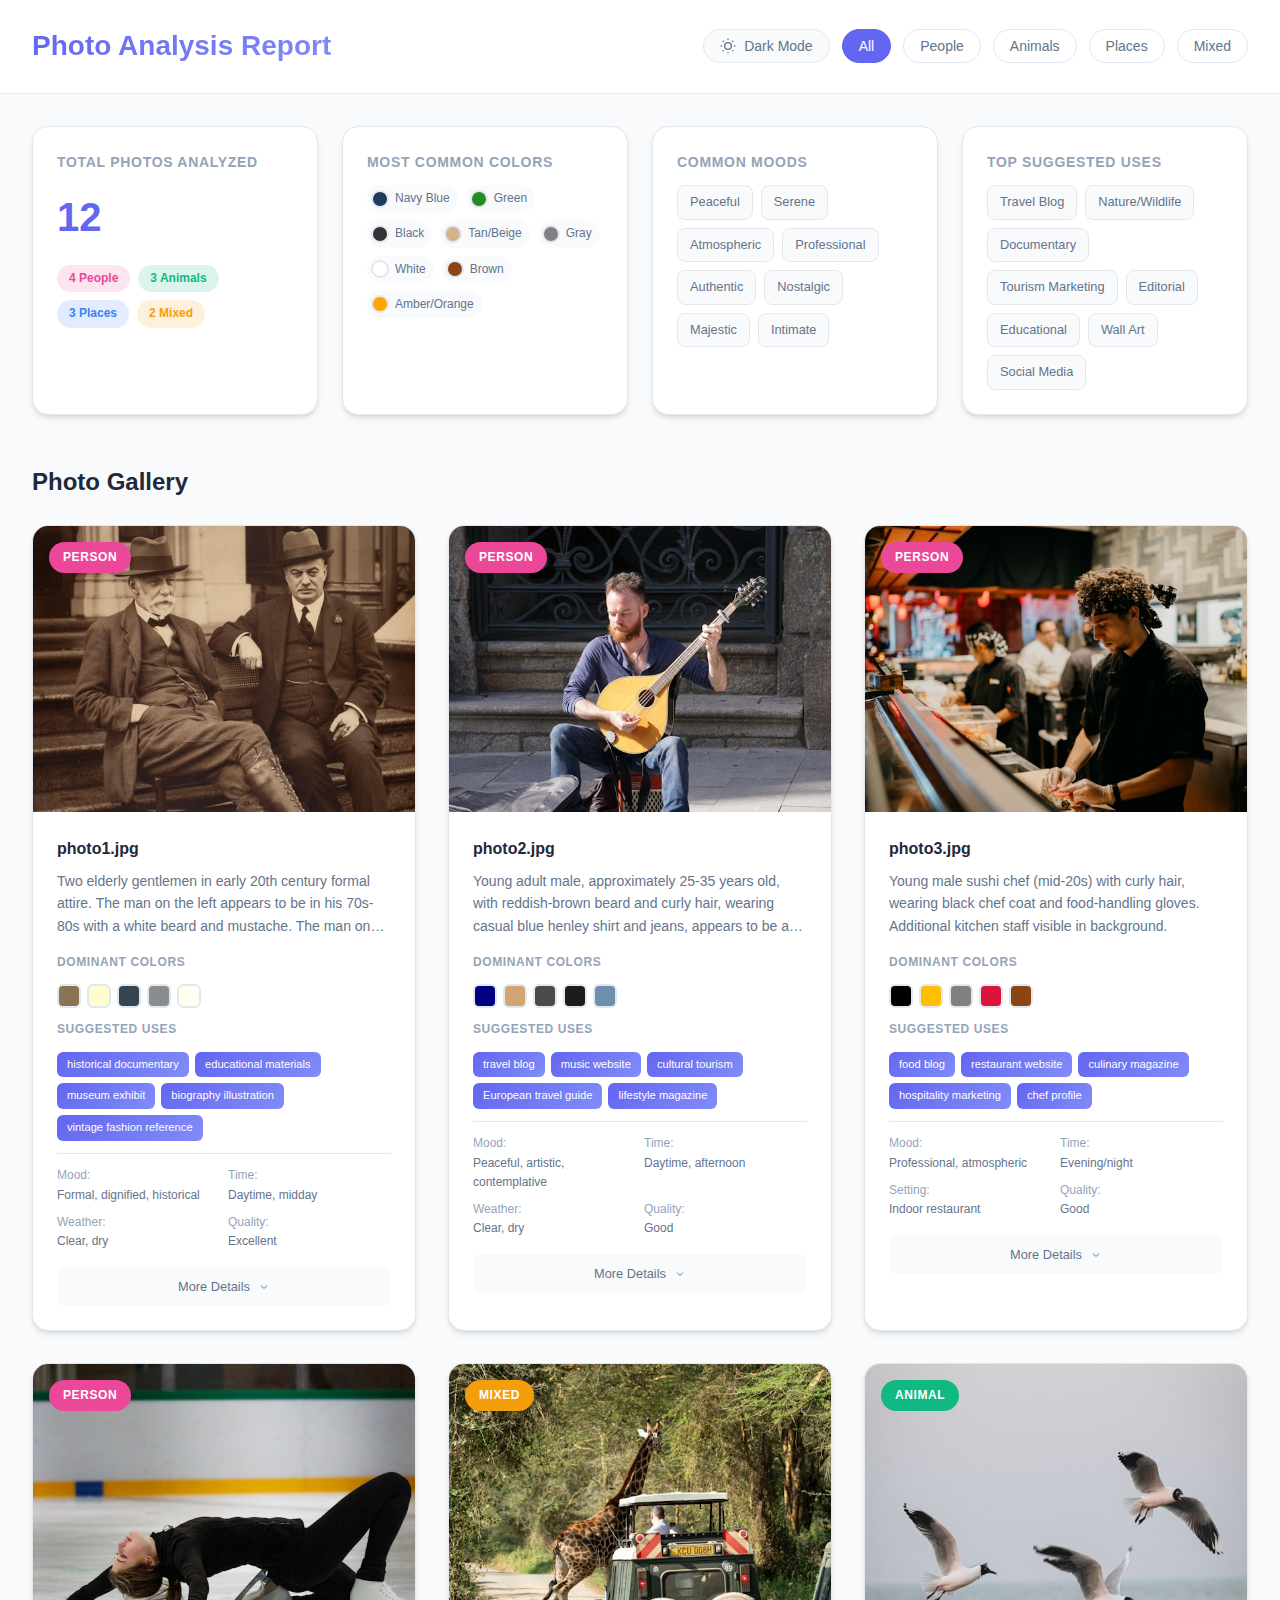
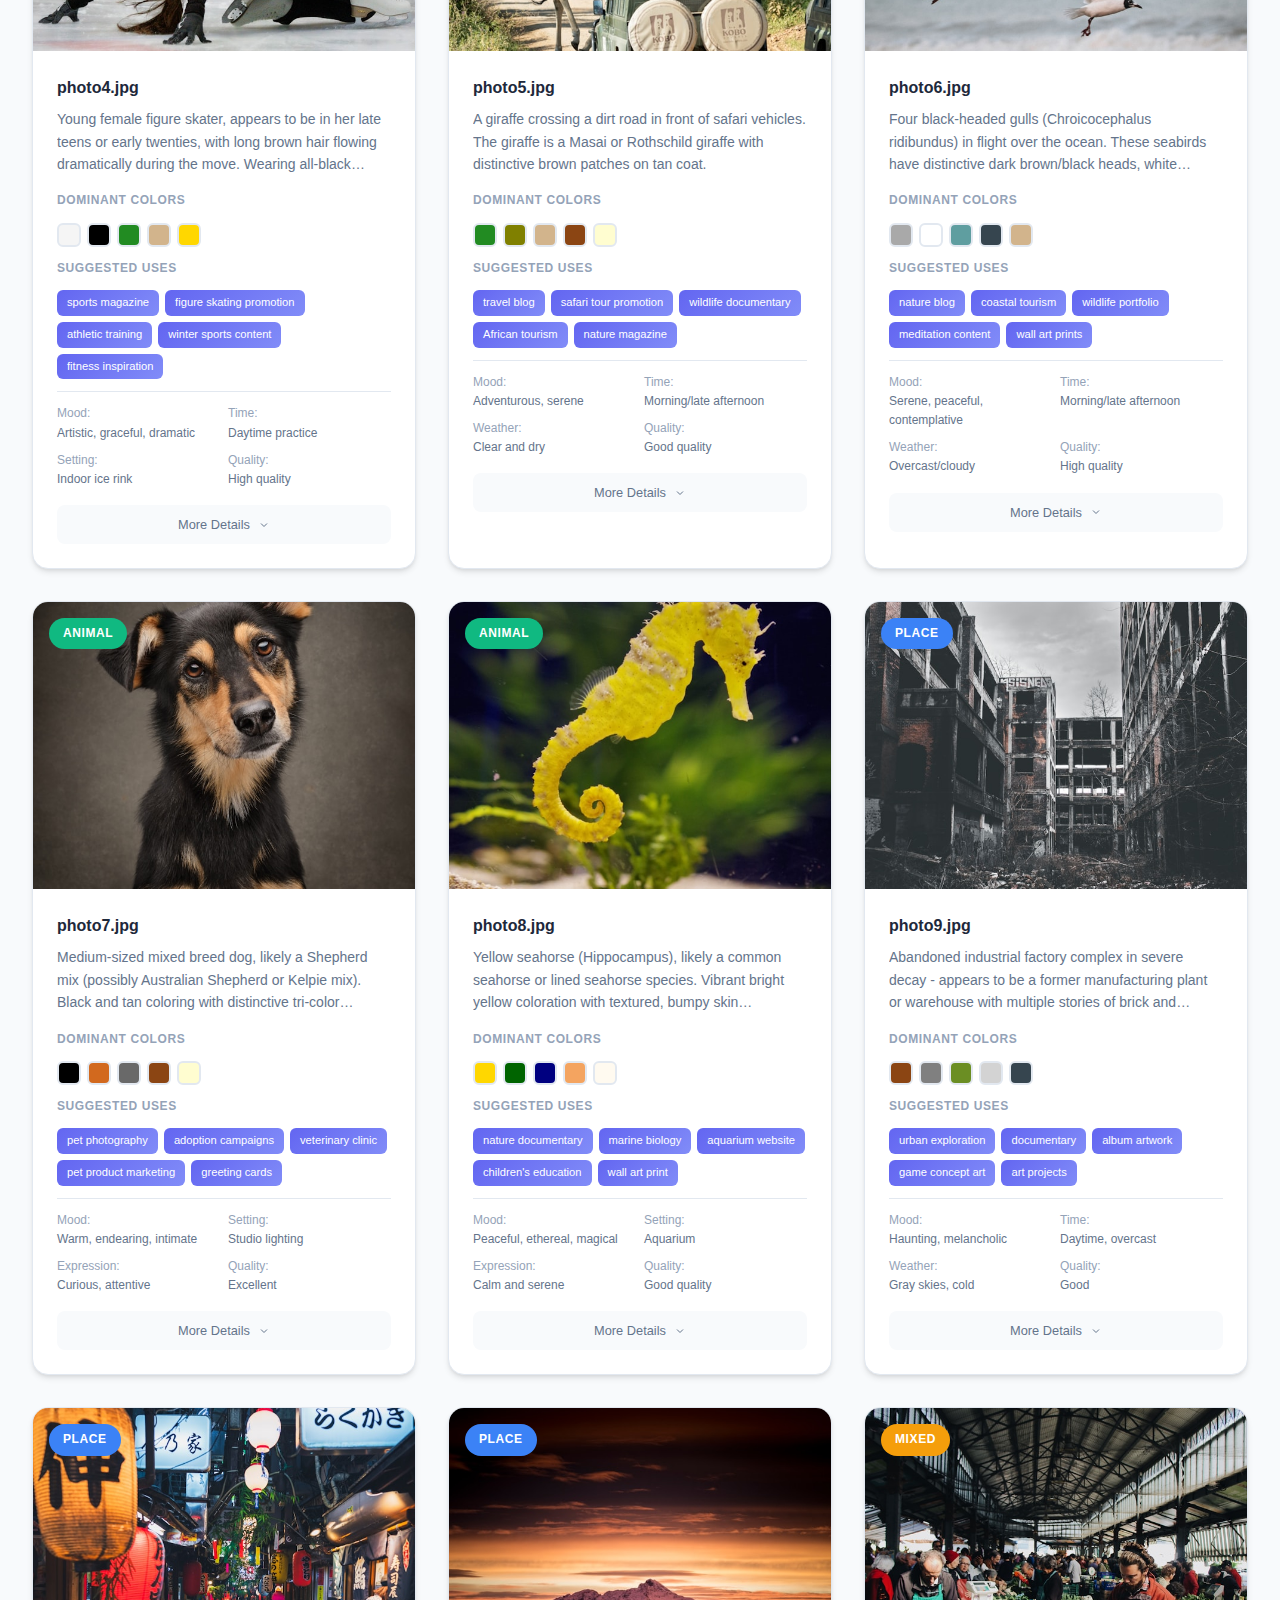
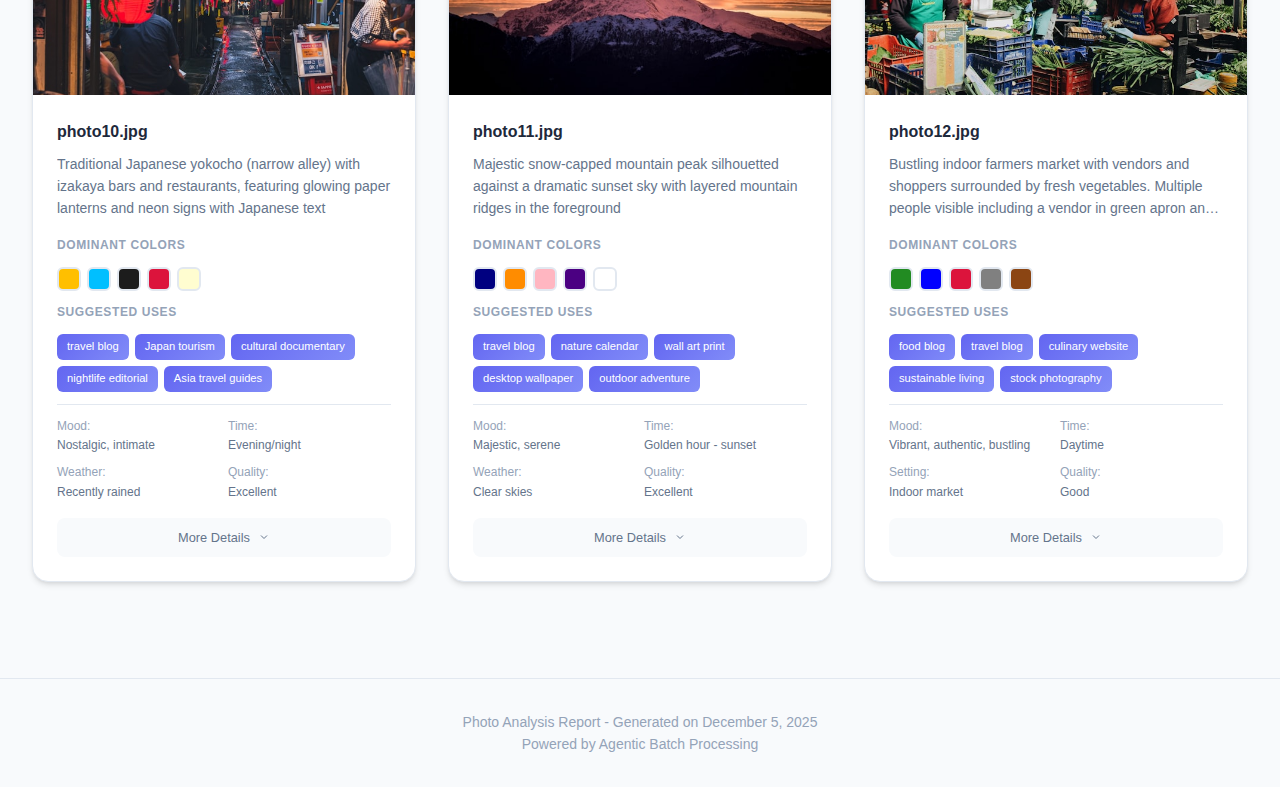
<file: demo/output/report.html>
<!DOCTYPE html>
<html lang="en">
<head>
    <meta charset="UTF-8">
    <meta name="viewport" content="width=device-width, initial-scale=1.0">
    <title>Photo Analysis Report</title>
    <style>
        :root {
            --bg-primary: #ffffff;
            --bg-secondary: #f8fafc;
            --bg-card: #ffffff;
            --text-primary: #1e293b;
            --text-secondary: #64748b;
            --text-muted: #94a3b8;
            --border-color: #e2e8f0;
            --accent: #6366f1;
            --accent-light: #818cf8;
            --shadow: 0 4px 6px -1px rgb(0 0 0 / 0.1), 0 2px 4px -2px rgb(0 0 0 / 0.1);
            --shadow-lg: 0 10px 15px -3px rgb(0 0 0 / 0.1), 0 4px 6px -4px rgb(0 0 0 / 0.1);
            --category-person: #ec4899;
            --category-animal: #10b981;
            --category-place: #3b82f6;
            --category-mixed: #f59e0b;
            --category-object: #8b5cf6;
        }

        [data-theme="dark"] {
            --bg-primary: #0f172a;
            --bg-secondary: #1e293b;
            --bg-card: #1e293b;
            --text-primary: #f1f5f9;
            --text-secondary: #94a3b8;
            --text-muted: #64748b;
            --border-color: #334155;
            --shadow: 0 4px 6px -1px rgb(0 0 0 / 0.3), 0 2px 4px -2px rgb(0 0 0 / 0.3);
            --shadow-lg: 0 10px 15px -3px rgb(0 0 0 / 0.3), 0 4px 6px -4px rgb(0 0 0 / 0.3);
        }

        * {
            margin: 0;
            padding: 0;
            box-sizing: border-box;
        }

        body {
            font-family: -apple-system, BlinkMacSystemFont, 'Segoe UI', Roboto, 'Helvetica Neue', Arial, sans-serif;
            background: var(--bg-secondary);
            color: var(--text-primary);
            line-height: 1.6;
            transition: background-color 0.3s, color 0.3s;
        }

        .container {
            max-width: 1400px;
            margin: 0 auto;
            padding: 2rem;
        }

        /* Header */
        header {
            background: var(--bg-primary);
            border-bottom: 1px solid var(--border-color);
            padding: 1.5rem 2rem;
            position: sticky;
            top: 0;
            z-index: 100;
        }

        .header-content {
            max-width: 1400px;
            margin: 0 auto;
            display: flex;
            justify-content: space-between;
            align-items: center;
            flex-wrap: wrap;
            gap: 1rem;
        }

        h1 {
            font-size: 1.75rem;
            font-weight: 700;
            background: linear-gradient(135deg, var(--accent), var(--accent-light));
            -webkit-background-clip: text;
            -webkit-text-fill-color: transparent;
            background-clip: text;
        }

        .header-controls {
            display: flex;
            gap: 0.75rem;
            align-items: center;
            flex-wrap: wrap;
        }

        /* Theme Toggle */
        .theme-toggle {
            background: var(--bg-secondary);
            border: 1px solid var(--border-color);
            border-radius: 9999px;
            padding: 0.5rem 1rem;
            cursor: pointer;
            display: flex;
            align-items: center;
            gap: 0.5rem;
            font-size: 0.875rem;
            color: var(--text-secondary);
            transition: all 0.2s;
        }

        .theme-toggle:hover {
            background: var(--accent);
            color: white;
            border-color: var(--accent);
        }

        /* Filter Buttons */
        .filter-btn {
            padding: 0.5rem 1rem;
            border: 1px solid var(--border-color);
            background: var(--bg-primary);
            color: var(--text-secondary);
            border-radius: 9999px;
            cursor: pointer;
            font-size: 0.875rem;
            transition: all 0.2s;
        }

        .filter-btn:hover {
            border-color: var(--accent);
            color: var(--accent);
        }

        .filter-btn.active {
            background: var(--accent);
            color: white;
            border-color: var(--accent);
        }

        /* Summary Section */
        .summary-section {
            margin-bottom: 3rem;
        }

        .summary-grid {
            display: grid;
            grid-template-columns: repeat(auto-fit, minmax(280px, 1fr));
            gap: 1.5rem;
            margin-bottom: 2rem;
        }

        .stat-card {
            background: var(--bg-card);
            border-radius: 1rem;
            padding: 1.5rem;
            box-shadow: var(--shadow);
            border: 1px solid var(--border-color);
        }

        .stat-card h3 {
            font-size: 0.875rem;
            text-transform: uppercase;
            letter-spacing: 0.05em;
            color: var(--text-muted);
            margin-bottom: 0.75rem;
        }

        .stat-value {
            font-size: 2.5rem;
            font-weight: 700;
            color: var(--accent);
        }

        .stat-breakdown {
            margin-top: 1rem;
            display: flex;
            flex-wrap: wrap;
            gap: 0.5rem;
        }

        .category-badge {
            display: inline-flex;
            align-items: center;
            gap: 0.25rem;
            padding: 0.25rem 0.75rem;
            border-radius: 9999px;
            font-size: 0.75rem;
            font-weight: 600;
        }

        .category-badge.person { background: rgba(236, 72, 153, 0.15); color: var(--category-person); }
        .category-badge.animal { background: rgba(16, 185, 129, 0.15); color: var(--category-animal); }
        .category-badge.place { background: rgba(59, 130, 246, 0.15); color: var(--category-place); }
        .category-badge.mixed { background: rgba(245, 158, 11, 0.15); color: var(--category-mixed); }
        .category-badge.object { background: rgba(139, 92, 246, 0.15); color: var(--category-object); }

        /* Stats Lists */
        .stats-list {
            display: flex;
            flex-wrap: wrap;
            gap: 0.5rem;
            margin-top: 0.75rem;
        }

        .stats-tag {
            background: var(--bg-secondary);
            padding: 0.375rem 0.75rem;
            border-radius: 0.5rem;
            font-size: 0.8rem;
            color: var(--text-secondary);
            border: 1px solid var(--border-color);
        }

        /* Color Swatches in Summary */
        .color-grid {
            display: flex;
            flex-wrap: wrap;
            gap: 0.5rem;
            margin-top: 0.75rem;
        }

        .color-item {
            display: flex;
            align-items: center;
            gap: 0.375rem;
            background: var(--bg-secondary);
            padding: 0.25rem 0.5rem 0.25rem 0.25rem;
            border-radius: 9999px;
            font-size: 0.75rem;
            color: var(--text-secondary);
        }

        .color-swatch {
            width: 18px;
            height: 18px;
            border-radius: 50%;
            border: 2px solid var(--border-color);
        }

        /* Photo Gallery */
        .gallery-section h2 {
            font-size: 1.5rem;
            margin-bottom: 1.5rem;
            color: var(--text-primary);
        }

        .gallery-grid {
            display: grid;
            grid-template-columns: repeat(auto-fill, minmax(380px, 1fr));
            gap: 2rem;
        }

        .photo-card {
            background: var(--bg-card);
            border-radius: 1rem;
            overflow: hidden;
            box-shadow: var(--shadow);
            border: 1px solid var(--border-color);
            transition: transform 0.3s, box-shadow 0.3s;
        }

        .photo-card:hover {
            transform: translateY(-4px);
            box-shadow: var(--shadow-lg);
        }

        .photo-card.hidden {
            display: none;
        }

        .photo-wrapper {
            position: relative;
            aspect-ratio: 4/3;
            overflow: hidden;
            background: var(--bg-secondary);
        }

        .photo-wrapper img {
            width: 100%;
            height: 100%;
            object-fit: cover;
            transition: transform 0.3s;
        }

        .photo-card:hover .photo-wrapper img {
            transform: scale(1.05);
        }

        .photo-category {
            position: absolute;
            top: 1rem;
            left: 1rem;
            padding: 0.375rem 0.875rem;
            border-radius: 9999px;
            font-size: 0.75rem;
            font-weight: 600;
            text-transform: uppercase;
            letter-spacing: 0.05em;
        }

        .photo-category.person { background: var(--category-person); color: white; }
        .photo-category.animal { background: var(--category-animal); color: white; }
        .photo-category.place { background: var(--category-place); color: white; }
        .photo-category.mixed { background: var(--category-mixed); color: white; }
        .photo-category.object { background: var(--category-object); color: white; }

        .photo-content {
            padding: 1.5rem;
        }

        .photo-title {
            font-size: 1rem;
            font-weight: 600;
            margin-bottom: 0.5rem;
            color: var(--text-primary);
        }

        .photo-description {
            font-size: 0.875rem;
            color: var(--text-secondary);
            margin-bottom: 1rem;
            display: -webkit-box;
            -webkit-line-clamp: 3;
            -webkit-box-orient: vertical;
            overflow: hidden;
        }

        .photo-meta {
            display: grid;
            gap: 0.75rem;
        }

        .meta-row {
            display: flex;
            flex-wrap: wrap;
            gap: 0.5rem;
        }

        .meta-label {
            font-size: 0.75rem;
            font-weight: 600;
            color: var(--text-muted);
            text-transform: uppercase;
            letter-spacing: 0.05em;
            width: 100%;
            margin-bottom: 0.25rem;
        }

        .meta-value {
            font-size: 0.8rem;
            color: var(--text-secondary);
        }

        /* Photo Color Swatches */
        .photo-colors {
            display: flex;
            flex-wrap: wrap;
            gap: 0.375rem;
        }

        .photo-color {
            width: 24px;
            height: 24px;
            border-radius: 0.375rem;
            border: 2px solid var(--border-color);
            cursor: help;
            transition: transform 0.2s;
        }

        .photo-color:hover {
            transform: scale(1.2);
        }

        /* Photo Tags */
        .photo-tags {
            display: flex;
            flex-wrap: wrap;
            gap: 0.375rem;
        }

        .use-tag {
            background: linear-gradient(135deg, var(--accent), var(--accent-light));
            color: white;
            padding: 0.25rem 0.625rem;
            border-radius: 0.375rem;
            font-size: 0.7rem;
            font-weight: 500;
        }

        /* Info Sections */
        .info-section {
            margin-top: 0.75rem;
            padding-top: 0.75rem;
            border-top: 1px solid var(--border-color);
        }

        .info-grid {
            display: grid;
            grid-template-columns: repeat(2, 1fr);
            gap: 0.5rem;
        }

        .info-item {
            font-size: 0.75rem;
        }

        .info-item strong {
            color: var(--text-muted);
            font-weight: 500;
        }

        .info-item span {
            color: var(--text-secondary);
            display: block;
        }

        /* Expandable Details */
        .details-toggle {
            display: flex;
            align-items: center;
            justify-content: center;
            gap: 0.5rem;
            width: 100%;
            padding: 0.75rem;
            margin-top: 1rem;
            background: var(--bg-secondary);
            border: none;
            border-radius: 0.5rem;
            color: var(--text-secondary);
            cursor: pointer;
            font-size: 0.8rem;
            transition: all 0.2s;
        }

        .details-toggle:hover {
            background: var(--accent);
            color: white;
        }

        .details-toggle svg {
            transition: transform 0.2s;
        }

        .details-toggle.expanded svg {
            transform: rotate(180deg);
        }

        .expanded-details {
            display: none;
            margin-top: 1rem;
            padding-top: 1rem;
            border-top: 1px solid var(--border-color);
        }

        .expanded-details.show {
            display: block;
        }

        .detail-section {
            margin-bottom: 1rem;
        }

        .detail-section:last-child {
            margin-bottom: 0;
        }

        .detail-label {
            font-size: 0.7rem;
            font-weight: 600;
            color: var(--text-muted);
            text-transform: uppercase;
            letter-spacing: 0.05em;
            margin-bottom: 0.375rem;
        }

        .detail-text {
            font-size: 0.8rem;
            color: var(--text-secondary);
            line-height: 1.5;
        }

        /* Footer */
        footer {
            margin-top: 4rem;
            padding: 2rem;
            text-align: center;
            color: var(--text-muted);
            font-size: 0.875rem;
            border-top: 1px solid var(--border-color);
        }

        /* Responsive */
        @media (max-width: 768px) {
            .container {
                padding: 1rem;
            }

            .header-content {
                flex-direction: column;
                align-items: flex-start;
            }

            .gallery-grid {
                grid-template-columns: 1fr;
            }

            .summary-grid {
                grid-template-columns: 1fr;
            }

            .info-grid {
                grid-template-columns: 1fr;
            }
        }
    </style>
</head>
<body>
    <header>
        <div class="header-content">
            <h1>Photo Analysis Report</h1>
            <div class="header-controls">
                <button class="theme-toggle" onclick="toggleTheme()">
                    <svg width="16" height="16" viewBox="0 0 24 24" fill="none" stroke="currentColor" stroke-width="2">
                        <circle cx="12" cy="12" r="5"></circle>
                        <path d="M12 1v2M12 21v2M4.22 4.22l1.42 1.42M18.36 18.36l1.42 1.42M1 12h2M21 12h2M4.22 19.78l1.42-1.42M18.36 5.64l1.42-1.42"></path>
                    </svg>
                    <span id="theme-label">Dark Mode</span>
                </button>
                <button class="filter-btn active" data-filter="all">All</button>
                <button class="filter-btn" data-filter="person">People</button>
                <button class="filter-btn" data-filter="animal">Animals</button>
                <button class="filter-btn" data-filter="place">Places</button>
                <button class="filter-btn" data-filter="mixed">Mixed</button>
            </div>
        </div>
    </header>

    <div class="container">
        <!-- Summary Statistics -->
        <section class="summary-section">
            <div class="summary-grid">
                <div class="stat-card">
                    <h3>Total Photos Analyzed</h3>
                    <div class="stat-value">12</div>
                    <div class="stat-breakdown">
                        <span class="category-badge person">4 People</span>
                        <span class="category-badge animal">3 Animals</span>
                        <span class="category-badge place">3 Places</span>
                        <span class="category-badge mixed">2 Mixed</span>
                    </div>
                </div>

                <div class="stat-card">
                    <h3>Most Common Colors</h3>
                    <div class="color-grid">
                        <div class="color-item">
                            <div class="color-swatch" style="background: #1e3a5f"></div>
                            <span>Navy Blue</span>
                        </div>
                        <div class="color-item">
                            <div class="color-swatch" style="background: #228B22"></div>
                            <span>Green</span>
                        </div>
                        <div class="color-item">
                            <div class="color-swatch" style="background: #333333"></div>
                            <span>Black</span>
                        </div>
                        <div class="color-item">
                            <div class="color-swatch" style="background: #D2B48C"></div>
                            <span>Tan/Beige</span>
                        </div>
                        <div class="color-item">
                            <div class="color-swatch" style="background: #808080"></div>
                            <span>Gray</span>
                        </div>
                        <div class="color-item">
                            <div class="color-swatch" style="background: #FFFFFF; border: 2px solid #e2e8f0"></div>
                            <span>White</span>
                        </div>
                        <div class="color-item">
                            <div class="color-swatch" style="background: #8B4513"></div>
                            <span>Brown</span>
                        </div>
                        <div class="color-item">
                            <div class="color-swatch" style="background: #FFA500"></div>
                            <span>Amber/Orange</span>
                        </div>
                    </div>
                </div>

                <div class="stat-card">
                    <h3>Common Moods</h3>
                    <div class="stats-list">
                        <span class="stats-tag">Peaceful</span>
                        <span class="stats-tag">Serene</span>
                        <span class="stats-tag">Atmospheric</span>
                        <span class="stats-tag">Professional</span>
                        <span class="stats-tag">Authentic</span>
                        <span class="stats-tag">Nostalgic</span>
                        <span class="stats-tag">Majestic</span>
                        <span class="stats-tag">Intimate</span>
                    </div>
                </div>

                <div class="stat-card">
                    <h3>Top Suggested Uses</h3>
                    <div class="stats-list">
                        <span class="stats-tag">Travel Blog</span>
                        <span class="stats-tag">Nature/Wildlife</span>
                        <span class="stats-tag">Documentary</span>
                        <span class="stats-tag">Tourism Marketing</span>
                        <span class="stats-tag">Editorial</span>
                        <span class="stats-tag">Educational</span>
                        <span class="stats-tag">Wall Art</span>
                        <span class="stats-tag">Social Media</span>
                    </div>
                </div>
            </div>
        </section>

        <!-- Photo Gallery -->
        <section class="gallery-section">
            <h2>Photo Gallery</h2>
            <div class="gallery-grid">
                <!-- Photo 1 -->
                <div class="photo-card" data-category="person">
                    <div class="photo-wrapper">
                        <img src="../photos/photo1.jpg" alt="Two elderly gentlemen in early 20th century formal attire" loading="lazy">
                        <span class="photo-category person">Person</span>
                    </div>
                    <div class="photo-content">
                        <h3 class="photo-title">photo1.jpg</h3>
                        <p class="photo-description">Two elderly gentlemen in early 20th century formal attire. The man on the left appears to be in his 70s-80s with a white beard and mustache. The man on the right appears to be in his 50s-60s, clean-shaven with a fuller build.</p>

                        <div class="photo-meta">
                            <div class="meta-row">
                                <span class="meta-label">Dominant Colors</span>
                                <div class="photo-colors">
                                    <div class="photo-color" style="background: #8B7355" title="sepia brown"></div>
                                    <div class="photo-color" style="background: #FFFDD0" title="warm cream"></div>
                                    <div class="photo-color" style="background: #36454F" title="dark charcoal"></div>
                                    <div class="photo-color" style="background: #8A8D8F" title="stone gray"></div>
                                    <div class="photo-color" style="background: #FFFFF0" title="ivory white"></div>
                                </div>
                            </div>
                            <div class="meta-row">
                                <span class="meta-label">Suggested Uses</span>
                                <div class="photo-tags">
                                    <span class="use-tag">historical documentary</span>
                                    <span class="use-tag">educational materials</span>
                                    <span class="use-tag">museum exhibit</span>
                                    <span class="use-tag">biography illustration</span>
                                    <span class="use-tag">vintage fashion reference</span>
                                </div>
                            </div>
                        </div>

                        <div class="info-section">
                            <div class="info-grid">
                                <div class="info-item"><strong>Mood:</strong> <span>Formal, dignified, historical</span></div>
                                <div class="info-item"><strong>Time:</strong> <span>Daytime, midday</span></div>
                                <div class="info-item"><strong>Weather:</strong> <span>Clear, dry</span></div>
                                <div class="info-item"><strong>Quality:</strong> <span>Excellent</span></div>
                            </div>
                        </div>

                        <button class="details-toggle" onclick="toggleDetails(this)">
                            <span>More Details</span>
                            <svg width="12" height="12" viewBox="0 0 24 24" fill="none" stroke="currentColor" stroke-width="2">
                                <path d="M6 9l6 6 6-6"></path>
                            </svg>
                        </button>
                        <div class="expanded-details">
                            <div class="detail-section">
                                <div class="detail-label">Environment</div>
                                <div class="detail-text">Exterior of a grand building with classical architecture featuring white columns and ornate stone steps; appears to be an institutional or governmental building</div>
                            </div>
                            <div class="detail-section">
                                <div class="detail-label">Notable Features</div>
                                <div class="detail-text">Classical white columns, stone steps, period-appropriate fedora hats, three-piece suits with watch chains, tall lace-up leather boots, bow tie on older gentleman, standard necktie on younger man</div>
                            </div>
                            <div class="detail-section">
                                <div class="detail-label">Detailed Notes</div>
                                <div class="detail-text">A striking historical photograph depicting two distinguished gentlemen of apparent importance, seated casually yet formally on the steps of what appears to be a significant public building. The older man wears a wide-brimmed fedora, three-piece tweed suit with a bow tie, and distinctive tall lace-up boots. His posture is relaxed yet dignified. The younger man beside him wears similar formal attire with a standard tie and also sports a fedora. Both men project an air of authority and social standing. The sepia toning and fashion elements clearly date this photograph to the early 1900s.</div>
                            </div>
                        </div>
                    </div>
                </div>

                <!-- Photo 2 -->
                <div class="photo-card" data-category="person">
                    <div class="photo-wrapper">
                        <img src="../photos/photo2.jpg" alt="Street musician playing mandolin" loading="lazy">
                        <span class="photo-category person">Person</span>
                    </div>
                    <div class="photo-content">
                        <h3 class="photo-title">photo2.jpg</h3>
                        <p class="photo-description">Young adult male, approximately 25-35 years old, with reddish-brown beard and curly hair, wearing casual blue henley shirt and jeans, appears to be a street musician/busker</p>

                        <div class="photo-meta">
                            <div class="meta-row">
                                <span class="meta-label">Dominant Colors</span>
                                <div class="photo-colors">
                                    <div class="photo-color" style="background: #000080" title="navy blue"></div>
                                    <div class="photo-color" style="background: #D4A574" title="warm beige/natural wood"></div>
                                    <div class="photo-color" style="background: #4A4A4A" title="dark gray stone"></div>
                                    <div class="photo-color" style="background: #1C1C1C" title="black iron"></div>
                                    <div class="photo-color" style="background: #6F8FAF" title="denim blue"></div>
                                </div>
                            </div>
                            <div class="meta-row">
                                <span class="meta-label">Suggested Uses</span>
                                <div class="photo-tags">
                                    <span class="use-tag">travel blog</span>
                                    <span class="use-tag">music website</span>
                                    <span class="use-tag">cultural tourism</span>
                                    <span class="use-tag">European travel guide</span>
                                    <span class="use-tag">lifestyle magazine</span>
                                </div>
                            </div>
                        </div>

                        <div class="info-section">
                            <div class="info-grid">
                                <div class="info-item"><strong>Mood:</strong> <span>Peaceful, artistic, contemplative</span></div>
                                <div class="info-item"><strong>Time:</strong> <span>Daytime, afternoon</span></div>
                                <div class="info-item"><strong>Weather:</strong> <span>Clear, dry</span></div>
                                <div class="info-item"><strong>Quality:</strong> <span>Good</span></div>
                            </div>
                        </div>

                        <button class="details-toggle" onclick="toggleDetails(this)">
                            <span>More Details</span>
                            <svg width="12" height="12" viewBox="0 0 24 24" fill="none" stroke="currentColor" stroke-width="2">
                                <path d="M6 9l6 6 6-6"></path>
                            </svg>
                        </button>
                        <div class="expanded-details">
                            <div class="detail-section">
                                <div class="detail-label">Activity</div>
                                <div class="detail-text">Playing a mandolin or Portuguese guitar while seated on the street, performing as a busker</div>
                            </div>
                            <div class="detail-section">
                                <div class="detail-label">Environment</div>
                                <div class="detail-text">Urban European setting, seated on stone/concrete in front of ornate wrought iron gates or doors of what appears to be a historic building with dark stone architecture</div>
                            </div>
                            <div class="detail-section">
                                <div class="detail-label">Notable Features</div>
                                <div class="detail-text">Ornate decorative wrought iron scrollwork gate/door behind subject, stone pillars, guitar case visible beside performer, red amplifier or box, traditional European architecture</div>
                            </div>
                            <div class="detail-section">
                                <div class="detail-label">Detailed Notes</div>
                                <div class="detail-text">Candid street photography capturing a male busker playing what appears to be a mandolin or Portuguese guitar. The musician is fully absorbed in his performance, seated casually on the street in front of what looks like a historic European building entrance with elaborate ironwork. His relaxed posture and closed eyes convey deep connection to the music. The warm lighting and urban setting create an authentic, atmospheric scene typical of European city street culture.</div>
                            </div>
                        </div>
                    </div>
                </div>

                <!-- Photo 3 -->
                <div class="photo-card" data-category="person">
                    <div class="photo-wrapper">
                        <img src="../photos/photo3.jpg" alt="Sushi chef at work" loading="lazy">
                        <span class="photo-category person">Person</span>
                    </div>
                    <div class="photo-content">
                        <h3 class="photo-title">photo3.jpg</h3>
                        <p class="photo-description">Young male sushi chef (mid-20s) with curly hair, wearing black chef coat and food-handling gloves. Additional kitchen staff visible in background.</p>

                        <div class="photo-meta">
                            <div class="meta-row">
                                <span class="meta-label">Dominant Colors</span>
                                <div class="photo-colors">
                                    <div class="photo-color" style="background: #000000" title="black"></div>
                                    <div class="photo-color" style="background: #FFBF00" title="warm amber/orange"></div>
                                    <div class="photo-color" style="background: #808080" title="gray"></div>
                                    <div class="photo-color" style="background: #DC143C" title="red accents"></div>
                                    <div class="photo-color" style="background: #8B4513" title="brown"></div>
                                </div>
                            </div>
                            <div class="meta-row">
                                <span class="meta-label">Suggested Uses</span>
                                <div class="photo-tags">
                                    <span class="use-tag">food blog</span>
                                    <span class="use-tag">restaurant website</span>
                                    <span class="use-tag">culinary magazine</span>
                                    <span class="use-tag">hospitality marketing</span>
                                    <span class="use-tag">chef profile</span>
                                </div>
                            </div>
                        </div>

                        <div class="info-section">
                            <div class="info-grid">
                                <div class="info-item"><strong>Mood:</strong> <span>Professional, atmospheric</span></div>
                                <div class="info-item"><strong>Time:</strong> <span>Evening/night</span></div>
                                <div class="info-item"><strong>Setting:</strong> <span>Indoor restaurant</span></div>
                                <div class="info-item"><strong>Quality:</strong> <span>Good</span></div>
                            </div>
                        </div>

                        <button class="details-toggle" onclick="toggleDetails(this)">
                            <span>More Details</span>
                            <svg width="12" height="12" viewBox="0 0 24 24" fill="none" stroke="currentColor" stroke-width="2">
                                <path d="M6 9l6 6 6-6"></path>
                            </svg>
                        </button>
                        <div class="expanded-details">
                            <div class="detail-section">
                                <div class="detail-label">Activity</div>
                                <div class="detail-text">Preparing sushi/food at restaurant counter</div>
                            </div>
                            <div class="detail-section">
                                <div class="detail-label">Environment</div>
                                <div class="detail-text">Modern sushi restaurant interior with sushi display counter, ambient lighting, gray geometric wall pattern, professional kitchen setup</div>
                            </div>
                            <div class="detail-section">
                                <div class="detail-label">Notable Features</div>
                                <div class="detail-text">Sushi display case in foreground, geometric patterned wall, warm accent lighting creating atmospheric mood, shallow depth of field photography</div>
                            </div>
                            <div class="detail-section">
                                <div class="detail-label">Detailed Notes</div>
                                <div class="detail-text">Professional photograph capturing the atmosphere of a working sushi restaurant kitchen. The main subject is a young chef with distinctive curly hair working at the sushi counter. The image uses shallow depth of field to focus on the foreground chef while creating a pleasant blur of the background activity. The warm amber and red lighting creates an inviting restaurant atmosphere.</div>
                            </div>
                        </div>
                    </div>
                </div>

                <!-- Photo 4 -->
                <div class="photo-card" data-category="person">
                    <div class="photo-wrapper">
                        <img src="../photos/photo4.jpg" alt="Figure skater performing" loading="lazy">
                        <span class="photo-category person">Person</span>
                    </div>
                    <div class="photo-content">
                        <h3 class="photo-title">photo4.jpg</h3>
                        <p class="photo-description">Young female figure skater, appears to be in her late teens or early twenties, with long brown hair flowing dramatically during the move. Wearing all-black practice attire with white figure skates.</p>

                        <div class="photo-meta">
                            <div class="meta-row">
                                <span class="meta-label">Dominant Colors</span>
                                <div class="photo-colors">
                                    <div class="photo-color" style="background: #F5F5F5" title="white/ice gray"></div>
                                    <div class="photo-color" style="background: #000000" title="black"></div>
                                    <div class="photo-color" style="background: #228B22" title="green (rink board)"></div>
                                    <div class="photo-color" style="background: #D2B48C" title="warm beige/tan"></div>
                                    <div class="photo-color" style="background: #FFD700" title="yellow (rink stripe)"></div>
                                </div>
                            </div>
                            <div class="meta-row">
                                <span class="meta-label">Suggested Uses</span>
                                <div class="photo-tags">
                                    <span class="use-tag">sports magazine</span>
                                    <span class="use-tag">figure skating promotion</span>
                                    <span class="use-tag">athletic training</span>
                                    <span class="use-tag">winter sports content</span>
                                    <span class="use-tag">fitness inspiration</span>
                                </div>
                            </div>
                        </div>

                        <div class="info-section">
                            <div class="info-grid">
                                <div class="info-item"><strong>Mood:</strong> <span>Artistic, graceful, dramatic</span></div>
                                <div class="info-item"><strong>Time:</strong> <span>Daytime practice</span></div>
                                <div class="info-item"><strong>Setting:</strong> <span>Indoor ice rink</span></div>
                                <div class="info-item"><strong>Quality:</strong> <span>High quality</span></div>
                            </div>
                        </div>

                        <button class="details-toggle" onclick="toggleDetails(this)">
                            <span>More Details</span>
                            <svg width="12" height="12" viewBox="0 0 24 24" fill="none" stroke="currentColor" stroke-width="2">
                                <path d="M6 9l6 6 6-6"></path>
                            </svg>
                        </button>
                        <div class="expanded-details">
                            <div class="detail-section">
                                <div class="detail-label">Activity</div>
                                <div class="detail-text">Performing a dramatic back-bend move on the ice, body arched backward with one hand touching the ice for support, demonstrating exceptional flexibility and skating skill</div>
                            </div>
                            <div class="detail-section">
                                <div class="detail-label">Environment</div>
                                <div class="detail-text">Indoor ice skating rink with typical rink boards visible, glass barriers, and warm-toned lighting in the background</div>
                            </div>
                            <div class="detail-section">
                                <div class="detail-label">Notable Features</div>
                                <div class="detail-text">Exceptional back-bend flexibility, dramatic hair flow creating dynamic movement, contrast between dark clothing and light ice surface, professional skating form</div>
                            </div>
                            <div class="detail-section">
                                <div class="detail-label">Detailed Notes</div>
                                <div class="detail-text">This image captures a figure skater mid-performance during what appears to be a practice session. The skater demonstrates remarkable flexibility and control in a dramatic back-bend position on the ice. Her long brown hair cascades toward the ice, creating a dynamic visual element that emphasizes the fluidity of the movement.</div>
                            </div>
                        </div>
                    </div>
                </div>

                <!-- Photo 5 -->
                <div class="photo-card" data-category="mixed">
                    <div class="photo-wrapper">
                        <img src="../photos/photo5.jpg" alt="Giraffe crossing road on safari" loading="lazy">
                        <span class="photo-category mixed">Mixed</span>
                    </div>
                    <div class="photo-content">
                        <h3 class="photo-title">photo5.jpg</h3>
                        <p class="photo-description">A giraffe crossing a dirt road in front of safari vehicles. The giraffe is a Masai or Rothschild giraffe with distinctive brown patches on tan coat.</p>

                        <div class="photo-meta">
                            <div class="meta-row">
                                <span class="meta-label">Dominant Colors</span>
                                <div class="photo-colors">
                                    <div class="photo-color" style="background: #228B22" title="forest green"></div>
                                    <div class="photo-color" style="background: #808000" title="olive green"></div>
                                    <div class="photo-color" style="background: #D2B48C" title="tan/beige"></div>
                                    <div class="photo-color" style="background: #8B4513" title="brown"></div>
                                    <div class="photo-color" style="background: #FFFDD0" title="cream/white"></div>
                                </div>
                            </div>
                            <div class="meta-row">
                                <span class="meta-label">Suggested Uses</span>
                                <div class="photo-tags">
                                    <span class="use-tag">travel blog</span>
                                    <span class="use-tag">safari tour promotion</span>
                                    <span class="use-tag">wildlife documentary</span>
                                    <span class="use-tag">African tourism</span>
                                    <span class="use-tag">nature magazine</span>
                                </div>
                            </div>
                        </div>

                        <div class="info-section">
                            <div class="info-grid">
                                <div class="info-item"><strong>Mood:</strong> <span>Adventurous, serene</span></div>
                                <div class="info-item"><strong>Time:</strong> <span>Morning/late afternoon</span></div>
                                <div class="info-item"><strong>Weather:</strong> <span>Clear and dry</span></div>
                                <div class="info-item"><strong>Quality:</strong> <span>Good quality</span></div>
                            </div>
                        </div>

                        <button class="details-toggle" onclick="toggleDetails(this)">
                            <span>More Details</span>
                            <svg width="12" height="12" viewBox="0 0 24 24" fill="none" stroke="currentColor" stroke-width="2">
                                <path d="M6 9l6 6 6-6"></path>
                            </svg>
                        </button>
                        <div class="expanded-details">
                            <div class="detail-section">
                                <div class="detail-label">Activity</div>
                                <div class="detail-text">Giraffe crossing road during safari game drive; tourists watching and photographing wildlife</div>
                            </div>
                            <div class="detail-section">
                                <div class="detail-label">Environment</div>
                                <div class="detail-text">African savanna/woodland setting, likely Kenya (based on KCU license plate). Acacia and other indigenous trees line a dirt safari road in what appears to be a national park or game reserve.</div>
                            </div>
                            <div class="detail-section">
                                <div class="detail-label">Notable Features</div>
                                <div class="detail-text">Kenyan license plate (KCU 008H), KOBO safari company branding on spare tire covers, distinctive orange/red chevron safety markings on safari vehicle, open-top safari vehicle design</div>
                            </div>
                            <div class="detail-section">
                                <div class="detail-label">Detailed Notes</div>
                                <div class="detail-text">Classic African safari scene capturing an authentic wildlife encounter. A single giraffe confidently crosses a dusty road while safari tourists in traditional 4x4 vehicles watch. The image beautifully captures the essence of an East African game drive experience.</div>
                            </div>
                        </div>
                    </div>
                </div>

                <!-- Photo 6 -->
                <div class="photo-card" data-category="animal">
                    <div class="photo-wrapper">
                        <img src="../photos/photo6.jpg" alt="Gulls in flight over ocean" loading="lazy">
                        <span class="photo-category animal">Animal</span>
                    </div>
                    <div class="photo-content">
                        <h3 class="photo-title">photo6.jpg</h3>
                        <p class="photo-description">Four black-headed gulls (Chroicocephalus ridibundus) in flight over the ocean. These seabirds have distinctive dark brown/black heads, white bodies, grey wings with black tips.</p>

                        <div class="photo-meta">
                            <div class="meta-row">
                                <span class="meta-label">Dominant Colors</span>
                                <div class="photo-colors">
                                    <div class="photo-color" style="background: #A9A9A9" title="soft grey"></div>
                                    <div class="photo-color" style="background: #FFFFFF; border: 2px solid #e2e8f0" title="white"></div>
                                    <div class="photo-color" style="background: #5F9EA0" title="muted teal-blue"></div>
                                    <div class="photo-color" style="background: #36454F" title="charcoal black"></div>
                                    <div class="photo-color" style="background: #D2B48C" title="beige-tan"></div>
                                </div>
                            </div>
                            <div class="meta-row">
                                <span class="meta-label">Suggested Uses</span>
                                <div class="photo-tags">
                                    <span class="use-tag">nature blog</span>
                                    <span class="use-tag">coastal tourism</span>
                                    <span class="use-tag">wildlife portfolio</span>
                                    <span class="use-tag">meditation content</span>
                                    <span class="use-tag">wall art prints</span>
                                </div>
                            </div>
                        </div>

                        <div class="info-section">
                            <div class="info-grid">
                                <div class="info-item"><strong>Mood:</strong> <span>Serene, peaceful, contemplative</span></div>
                                <div class="info-item"><strong>Time:</strong> <span>Morning/late afternoon</span></div>
                                <div class="info-item"><strong>Weather:</strong> <span>Overcast/cloudy</span></div>
                                <div class="info-item"><strong>Quality:</strong> <span>High quality</span></div>
                            </div>
                        </div>

                        <button class="details-toggle" onclick="toggleDetails(this)">
                            <span>More Details</span>
                            <svg width="12" height="12" viewBox="0 0 24 24" fill="none" stroke="currentColor" stroke-width="2">
                                <path d="M6 9l6 6 6-6"></path>
                            </svg>
                        </button>
                        <div class="expanded-details">
                            <div class="detail-section">
                                <div class="detail-label">Activity</div>
                                <div class="detail-text">Flying in formation over ocean waves, possibly foraging or traveling along the coastline</div>
                            </div>
                            <div class="detail-section">
                                <div class="detail-label">Environment</div>
                                <div class="detail-text">Coastal beach environment with ocean waves visible in the background, overcast sky</div>
                            </div>
                            <div class="detail-section">
                                <div class="detail-label">Notable Features</div>
                                <div class="detail-text">Beautiful composition capturing four gulls at different flight angles and positions; shallow depth of field with background waves slightly blurred; minimalist color palette creates artistic effect</div>
                            </div>
                            <div class="detail-section">
                                <div class="detail-label">Detailed Notes</div>
                                <div class="detail-text">A beautifully composed wildlife photograph featuring four black-headed gulls captured mid-flight over ocean waves. The soft, muted color palette and overcast lighting create a calming, almost dreamy atmosphere.</div>
                            </div>
                        </div>
                    </div>
                </div>

                <!-- Photo 7 -->
                <div class="photo-card" data-category="animal">
                    <div class="photo-wrapper">
                        <img src="../photos/photo7.jpg" alt="Dog portrait with head tilt" loading="lazy">
                        <span class="photo-category animal">Animal</span>
                    </div>
                    <div class="photo-content">
                        <h3 class="photo-title">photo7.jpg</h3>
                        <p class="photo-description">Medium-sized mixed breed dog, likely a Shepherd mix (possibly Australian Shepherd or Kelpie mix). Black and tan coloring with distinctive tri-color markings. Adult dog, well-groomed coat.</p>

                        <div class="photo-meta">
                            <div class="meta-row">
                                <span class="meta-label">Dominant Colors</span>
                                <div class="photo-colors">
                                    <div class="photo-color" style="background: #000000" title="black"></div>
                                    <div class="photo-color" style="background: #D2691E" title="tan/caramel"></div>
                                    <div class="photo-color" style="background: #696969" title="dark grey"></div>
                                    <div class="photo-color" style="background: #8B4513" title="brown"></div>
                                    <div class="photo-color" style="background: #FFFDD0" title="cream"></div>
                                </div>
                            </div>
                            <div class="meta-row">
                                <span class="meta-label">Suggested Uses</span>
                                <div class="photo-tags">
                                    <span class="use-tag">pet photography</span>
                                    <span class="use-tag">adoption campaigns</span>
                                    <span class="use-tag">veterinary clinic</span>
                                    <span class="use-tag">pet product marketing</span>
                                    <span class="use-tag">greeting cards</span>
                                </div>
                            </div>
                        </div>

                        <div class="info-section">
                            <div class="info-grid">
                                <div class="info-item"><strong>Mood:</strong> <span>Warm, endearing, intimate</span></div>
                                <div class="info-item"><strong>Setting:</strong> <span>Studio lighting</span></div>
                                <div class="info-item"><strong>Expression:</strong> <span>Curious, attentive</span></div>
                                <div class="info-item"><strong>Quality:</strong> <span>Excellent</span></div>
                            </div>
                        </div>

                        <button class="details-toggle" onclick="toggleDetails(this)">
                            <span>More Details</span>
                            <svg width="12" height="12" viewBox="0 0 24 24" fill="none" stroke="currentColor" stroke-width="2">
                                <path d="M6 9l6 6 6-6"></path>
                            </svg>
                        </button>
                        <div class="expanded-details">
                            <div class="detail-section">
                                <div class="detail-label">Activity</div>
                                <div class="detail-text">Posing for a portrait photograph, sitting still and looking directly at the camera with a characteristic head tilt</div>
                            </div>
                            <div class="detail-section">
                                <div class="detail-label">Environment</div>
                                <div class="detail-text">Professional photography studio setting with a dark grey/brown textured backdrop. Indoor, controlled lighting environment.</div>
                            </div>
                            <div class="detail-section">
                                <div class="detail-label">Notable Features</div>
                                <div class="detail-text">Adorable head tilt with one ear flopped and one partially erect, expressive amber-brown eyes, tri-color coat pattern (black, tan, and cream), well-defined facial markings with tan eyebrows and cheeks</div>
                            </div>
                            <div class="detail-section">
                                <div class="detail-label">Detailed Notes</div>
                                <div class="detail-text">This is a beautifully executed professional dog portrait. The dog appears to be a mixed breed with Shepherd characteristics, displaying the classic head-tilt pose that makes dog portraits particularly engaging. The lighting is expertly done, creating subtle highlights on the fur while maintaining detail in the dark black coat.</div>
                            </div>
                        </div>
                    </div>
                </div>

                <!-- Photo 8 -->
                <div class="photo-card" data-category="animal">
                    <div class="photo-wrapper">
                        <img src="../photos/photo8.jpg" alt="Yellow seahorse" loading="lazy">
                        <span class="photo-category animal">Animal</span>
                    </div>
                    <div class="photo-content">
                        <h3 class="photo-title">photo8.jpg</h3>
                        <p class="photo-description">Yellow seahorse (Hippocampus), likely a common seahorse or lined seahorse species. Vibrant bright yellow coloration with textured, bumpy skin characteristic of seahorses.</p>

                        <div class="photo-meta">
                            <div class="meta-row">
                                <span class="meta-label">Dominant Colors</span>
                                <div class="photo-colors">
                                    <div class="photo-color" style="background: #FFD700" title="bright yellow"></div>
                                    <div class="photo-color" style="background: #006400" title="deep green"></div>
                                    <div class="photo-color" style="background: #000080" title="dark navy blue"></div>
                                    <div class="photo-color" style="background: #F4A460" title="sandy beige"></div>
                                    <div class="photo-color" style="background: #FFFAF0" title="white sand"></div>
                                </div>
                            </div>
                            <div class="meta-row">
                                <span class="meta-label">Suggested Uses</span>
                                <div class="photo-tags">
                                    <span class="use-tag">nature documentary</span>
                                    <span class="use-tag">marine biology</span>
                                    <span class="use-tag">aquarium website</span>
                                    <span class="use-tag">children's education</span>
                                    <span class="use-tag">wall art print</span>
                                </div>
                            </div>
                        </div>

                        <div class="info-section">
                            <div class="info-grid">
                                <div class="info-item"><strong>Mood:</strong> <span>Peaceful, ethereal, magical</span></div>
                                <div class="info-item"><strong>Setting:</strong> <span>Aquarium</span></div>
                                <div class="info-item"><strong>Expression:</strong> <span>Calm and serene</span></div>
                                <div class="info-item"><strong>Quality:</strong> <span>Good quality</span></div>
                            </div>
                        </div>

                        <button class="details-toggle" onclick="toggleDetails(this)">
                            <span>More Details</span>
                            <svg width="12" height="12" viewBox="0 0 24 24" fill="none" stroke="currentColor" stroke-width="2">
                                <path d="M6 9l6 6 6-6"></path>
                            </svg>
                        </button>
                        <div class="expanded-details">
                            <div class="detail-section">
                                <div class="detail-label">Activity</div>
                                <div class="detail-text">Floating/hovering in the water column, tail curled in typical seahorse resting posture, appears to be gently drifting near aquatic plants</div>
                            </div>
                            <div class="detail-section">
                                <div class="detail-label">Environment</div>
                                <div class="detail-text">Aquarium or marine tank setting with sandy substrate, green aquatic plants/seaweed in background, clear water with good visibility</div>
                            </div>
                            <div class="detail-section">
                                <div class="detail-label">Notable Features</div>
                                <div class="detail-text">Perfectly curled tail in classic spiral shape, delicate fin membrane visible on back, textured bumpy skin, elongated tubular snout</div>
                            </div>
                            <div class="detail-section">
                                <div class="detail-label">Detailed Notes</div>
                                <div class="detail-text">This is a beautifully composed photograph of a bright yellow seahorse in what appears to be an aquarium setting. The seahorse is the clear focal point, positioned centrally in the frame with its distinctive curled tail and elongated snout clearly visible.</div>
                            </div>
                        </div>
                    </div>
                </div>

                <!-- Photo 9 -->
                <div class="photo-card" data-category="place">
                    <div class="photo-wrapper">
                        <img src="../photos/photo9.jpg" alt="Abandoned industrial factory" loading="lazy">
                        <span class="photo-category place">Place</span>
                    </div>
                    <div class="photo-content">
                        <h3 class="photo-title">photo9.jpg</h3>
                        <p class="photo-description">Abandoned industrial factory complex in severe decay - appears to be a former manufacturing plant or warehouse with multiple stories of brick and concrete structures</p>

                        <div class="photo-meta">
                            <div class="meta-row">
                                <span class="meta-label">Dominant Colors</span>
                                <div class="photo-colors">
                                    <div class="photo-color" style="background: #8B4513" title="dark brown/rust"></div>
                                    <div class="photo-color" style="background: #808080" title="concrete gray"></div>
                                    <div class="photo-color" style="background: #6B8E23" title="muted olive green"></div>
                                    <div class="photo-color" style="background: #D3D3D3" title="overcast white/gray"></div>
                                    <div class="photo-color" style="background: #36454F" title="deep charcoal"></div>
                                </div>
                            </div>
                            <div class="meta-row">
                                <span class="meta-label">Suggested Uses</span>
                                <div class="photo-tags">
                                    <span class="use-tag">urban exploration</span>
                                    <span class="use-tag">documentary</span>
                                    <span class="use-tag">album artwork</span>
                                    <span class="use-tag">game concept art</span>
                                    <span class="use-tag">art projects</span>
                                </div>
                            </div>
                        </div>

                        <div class="info-section">
                            <div class="info-grid">
                                <div class="info-item"><strong>Mood:</strong> <span>Haunting, melancholic</span></div>
                                <div class="info-item"><strong>Time:</strong> <span>Daytime, overcast</span></div>
                                <div class="info-item"><strong>Weather:</strong> <span>Gray skies, cold</span></div>
                                <div class="info-item"><strong>Quality:</strong> <span>Good</span></div>
                            </div>
                        </div>

                        <button class="details-toggle" onclick="toggleDetails(this)">
                            <span>More Details</span>
                            <svg width="12" height="12" viewBox="0 0 24 24" fill="none" stroke="currentColor" stroke-width="2">
                                <path d="M6 9l6 6 6-6"></path>
                            </svg>
                        </button>
                        <div class="expanded-details">
                            <div class="detail-section">
                                <div class="detail-label">Environment</div>
                                <div class="detail-text">Urban decay scene showing demolished industrial buildings with exposed structural framework, rubble-covered ground, dead vegetation, and skeletal remains of multi-story factory buildings</div>
                            </div>
                            <div class="detail-section">
                                <div class="detail-label">Notable Features</div>
                                <div class="detail-text">Graffiti visible on building, exposed structural steel and concrete framework, empty window frames throughout multiple stories, debris and rubble covering the ground, bare tree branches growing through structures</div>
                            </div>
                            <div class="detail-section">
                                <div class="detail-label">Detailed Notes</div>
                                <div class="detail-text">This image captures classic urban decay photography of what appears to be an abandoned American industrial complex, possibly from the Rust Belt region. The symmetrical composition draws the eye through the rubble-strewn foreground into the skeletal buildings. The muted, desaturated color palette emphasizes the desolation.</div>
                            </div>
                        </div>
                    </div>
                </div>

                <!-- Photo 10 -->
                <div class="photo-card" data-category="place">
                    <div class="photo-wrapper">
                        <img src="../photos/photo10.jpg" alt="Japanese yokocho alley" loading="lazy">
                        <span class="photo-category place">Place</span>
                    </div>
                    <div class="photo-content">
                        <h3 class="photo-title">photo10.jpg</h3>
                        <p class="photo-description">Traditional Japanese yokocho (narrow alley) with izakaya bars and restaurants, featuring glowing paper lanterns and neon signs with Japanese text</p>

                        <div class="photo-meta">
                            <div class="meta-row">
                                <span class="meta-label">Dominant Colors</span>
                                <div class="photo-colors">
                                    <div class="photo-color" style="background: #FFBF00" title="warm amber/orange"></div>
                                    <div class="photo-color" style="background: #00BFFF" title="cool neon blue"></div>
                                    <div class="photo-color" style="background: #1C1C1C" title="dark gray/black"></div>
                                    <div class="photo-color" style="background: #DC143C" title="red"></div>
                                    <div class="photo-color" style="background: #FFFDD0" title="cream/white"></div>
                                </div>
                            </div>
                            <div class="meta-row">
                                <span class="meta-label">Suggested Uses</span>
                                <div class="photo-tags">
                                    <span class="use-tag">travel blog</span>
                                    <span class="use-tag">Japan tourism</span>
                                    <span class="use-tag">cultural documentary</span>
                                    <span class="use-tag">nightlife editorial</span>
                                    <span class="use-tag">Asia travel guides</span>
                                </div>
                            </div>
                        </div>

                        <div class="info-section">
                            <div class="info-grid">
                                <div class="info-item"><strong>Mood:</strong> <span>Nostalgic, intimate</span></div>
                                <div class="info-item"><strong>Time:</strong> <span>Evening/night</span></div>
                                <div class="info-item"><strong>Weather:</strong> <span>Recently rained</span></div>
                                <div class="info-item"><strong>Quality:</strong> <span>Excellent</span></div>
                            </div>
                        </div>

                        <button class="details-toggle" onclick="toggleDetails(this)">
                            <span>More Details</span>
                            <svg width="12" height="12" viewBox="0 0 24 24" fill="none" stroke="currentColor" stroke-width="2">
                                <path d="M6 9l6 6 6-6"></path>
                            </svg>
                        </button>
                        <div class="expanded-details">
                            <div class="detail-section">
                                <div class="detail-label">Environment</div>
                                <div class="detail-text">Narrow urban alley in Japan (likely Tokyo Shinjuku area), lined with traditional small restaurants and bars, wet pavement suggesting recent rain</div>
                            </div>
                            <div class="detail-section">
                                <div class="detail-label">Notable Features</div>
                                <div class="detail-text">Traditional paper lanterns (chochin) with Japanese characters, illuminated restaurant signs including Sushi Tatsu, Asahi beer branding, narrow atmospheric passageway with hanging plants</div>
                            </div>
                            <div class="detail-section">
                                <div class="detail-label">Detailed Notes</div>
                                <div class="detail-text">This is a quintessential Japanese yokocho scene, likely from Omoide Yokocho or a similar historic alley in Shinjuku, Tokyo. The image captures the essence of traditional Japanese nightlife culture with small izakaya establishments. The mix of warm lantern light and cool neon creates an evocative color palette emblematic of Japanese urban photography.</div>
                            </div>
                        </div>
                    </div>
                </div>

                <!-- Photo 11 -->
                <div class="photo-card" data-category="place">
                    <div class="photo-wrapper">
                        <img src="../photos/photo11.jpg" alt="Snow-capped mountain at sunset" loading="lazy">
                        <span class="photo-category place">Place</span>
                    </div>
                    <div class="photo-content">
                        <h3 class="photo-title">photo11.jpg</h3>
                        <p class="photo-description">Majestic snow-capped mountain peak silhouetted against a dramatic sunset sky with layered mountain ridges in the foreground</p>

                        <div class="photo-meta">
                            <div class="meta-row">
                                <span class="meta-label">Dominant Colors</span>
                                <div class="photo-colors">
                                    <div class="photo-color" style="background: #000080" title="deep navy blue"></div>
                                    <div class="photo-color" style="background: #FF8C00" title="warm orange/amber"></div>
                                    <div class="photo-color" style="background: #FFB6C1" title="soft pink"></div>
                                    <div class="photo-color" style="background: #4B0082" title="dark purple/maroon"></div>
                                    <div class="photo-color" style="background: #FFFFFF; border: 2px solid #e2e8f0" title="white (snow)"></div>
                                </div>
                            </div>
                            <div class="meta-row">
                                <span class="meta-label">Suggested Uses</span>
                                <div class="photo-tags">
                                    <span class="use-tag">travel blog</span>
                                    <span class="use-tag">nature calendar</span>
                                    <span class="use-tag">wall art print</span>
                                    <span class="use-tag">desktop wallpaper</span>
                                    <span class="use-tag">outdoor adventure</span>
                                </div>
                            </div>
                        </div>

                        <div class="info-section">
                            <div class="info-grid">
                                <div class="info-item"><strong>Mood:</strong> <span>Majestic, serene</span></div>
                                <div class="info-item"><strong>Time:</strong> <span>Golden hour - sunset</span></div>
                                <div class="info-item"><strong>Weather:</strong> <span>Clear skies</span></div>
                                <div class="info-item"><strong>Quality:</strong> <span>Excellent</span></div>
                            </div>
                        </div>

                        <button class="details-toggle" onclick="toggleDetails(this)">
                            <span>More Details</span>
                            <svg width="12" height="12" viewBox="0 0 24 24" fill="none" stroke="currentColor" stroke-width="2">
                                <path d="M6 9l6 6 6-6"></path>
                            </svg>
                        </button>
                        <div class="expanded-details">
                            <div class="detail-section">
                                <div class="detail-label">Environment</div>
                                <div class="detail-text">Alpine mountain range with prominent snow-covered peak, multiple ridgelines creating depth, dramatic sky backdrop</div>
                            </div>
                            <div class="detail-section">
                                <div class="detail-label">Notable Features</div>
                                <div class="detail-text">Dramatic snow-capped mountain peak as focal point; layered mountain ridges creating sense of depth; stunning sky gradient from dark navy at top to warm orange near horizon</div>
                            </div>
                            <div class="detail-section">
                                <div class="detail-label">Detailed Notes</div>
                                <div class="detail-text">A beautifully composed landscape photograph capturing a snow-capped mountain peak during golden hour. The image demonstrates excellent photographic technique with proper exposure handling of the challenging high-contrast scene. The warm orange and amber tones of the sky create a striking contrast with the cool blue shadows on the mountain.</div>
                            </div>
                        </div>
                    </div>
                </div>

                <!-- Photo 12 -->
                <div class="photo-card" data-category="mixed">
                    <div class="photo-wrapper">
                        <img src="../photos/photo12.jpg" alt="European farmers market" loading="lazy">
                        <span class="photo-category mixed">Mixed</span>
                    </div>
                    <div class="photo-content">
                        <h3 class="photo-title">photo12.jpg</h3>
                        <p class="photo-description">Bustling indoor farmers market with vendors and shoppers surrounded by fresh vegetables. Multiple people visible including a vendor in green apron and a man in red jacket.</p>

                        <div class="photo-meta">
                            <div class="meta-row">
                                <span class="meta-label">Dominant Colors</span>
                                <div class="photo-colors">
                                    <div class="photo-color" style="background: #228B22" title="green"></div>
                                    <div class="photo-color" style="background: #0000FF" title="blue"></div>
                                    <div class="photo-color" style="background: #DC143C" title="red"></div>
                                    <div class="photo-color" style="background: #808080" title="gray"></div>
                                    <div class="photo-color" style="background: #8B4513" title="brown"></div>
                                </div>
                            </div>
                            <div class="meta-row">
                                <span class="meta-label">Suggested Uses</span>
                                <div class="photo-tags">
                                    <span class="use-tag">food blog</span>
                                    <span class="use-tag">travel blog</span>
                                    <span class="use-tag">culinary website</span>
                                    <span class="use-tag">sustainable living</span>
                                    <span class="use-tag">stock photography</span>
                                </div>
                            </div>
                        </div>

                        <div class="info-section">
                            <div class="info-grid">
                                <div class="info-item"><strong>Mood:</strong> <span>Vibrant, authentic, bustling</span></div>
                                <div class="info-item"><strong>Time:</strong> <span>Daytime</span></div>
                                <div class="info-item"><strong>Setting:</strong> <span>Indoor market</span></div>
                                <div class="info-item"><strong>Quality:</strong> <span>Good</span></div>
                            </div>
                        </div>

                        <button class="details-toggle" onclick="toggleDetails(this)">
                            <span>More Details</span>
                            <svg width="12" height="12" viewBox="0 0 24 24" fill="none" stroke="currentColor" stroke-width="2">
                                <path d="M6 9l6 6 6-6"></path>
                            </svg>
                        </button>
                        <div class="expanded-details">
                            <div class="detail-section">
                                <div class="detail-label">Activity</div>
                                <div class="detail-text">Selling and shopping for fresh produce at a traditional market</div>
                            </div>
                            <div class="detail-section">
                                <div class="detail-label">Environment</div>
                                <div class="detail-text">Large covered market hall with industrial iron/steel beam architecture and glass roof panels allowing natural light. European-style traditional market building.</div>
                            </div>
                            <div class="detail-section">
                                <div class="detail-label">Notable Features</div>
                                <div class="detail-text">Industrial iron beam ceiling structure with glass panels; colorful plastic crates; price signs in Italian including ASPARAGI; traditional market scale; abundant fresh green vegetables</div>
                            </div>
                            <div class="detail-section">
                                <div class="detail-label">Detailed Notes</div>
                                <div class="detail-text">This image captures an authentic European farmers market scene, likely in Italy based on the Italian price signs. The covered market hall features classic industrial architecture with iron beams and glass roofing typical of 19th-century European market buildings. The scene showcases the vibrant culture of fresh produce shopping.</div>
                            </div>
                        </div>
                    </div>
                </div>
            </div>
        </section>
    </div>

    <footer>
        <p>Photo Analysis Report - Generated on December 5, 2025</p>
        <p>Powered by Agentic Batch Processing</p>
    </footer>

    <script>
        // Theme toggle
        function toggleTheme() {
            const body = document.body;
            const label = document.getElementById('theme-label');
            if (body.hasAttribute('data-theme')) {
                body.removeAttribute('data-theme');
                label.textContent = 'Dark Mode';
                localStorage.setItem('theme', 'light');
            } else {
                body.setAttribute('data-theme', 'dark');
                label.textContent = 'Light Mode';
                localStorage.setItem('theme', 'dark');
            }
        }

        // Load saved theme
        if (localStorage.getItem('theme') === 'dark') {
            document.body.setAttribute('data-theme', 'dark');
            document.getElementById('theme-label').textContent = 'Light Mode';
        }

        // Filter functionality
        const filterBtns = document.querySelectorAll('.filter-btn');
        const photoCards = document.querySelectorAll('.photo-card');

        filterBtns.forEach(btn => {
            btn.addEventListener('click', () => {
                // Update active button
                filterBtns.forEach(b => b.classList.remove('active'));
                btn.classList.add('active');

                // Filter cards
                const filter = btn.dataset.filter;
                photoCards.forEach(card => {
                    if (filter === 'all' || card.dataset.category === filter) {
                        card.classList.remove('hidden');
                    } else {
                        card.classList.add('hidden');
                    }
                });
            });
        });

        // Toggle details
        function toggleDetails(button) {
            const details = button.nextElementSibling;
            button.classList.toggle('expanded');
            details.classList.toggle('show');
            button.querySelector('span').textContent = details.classList.contains('show') ? 'Less Details' : 'More Details';
        }
    </script>
</body>
</html>
</file>
